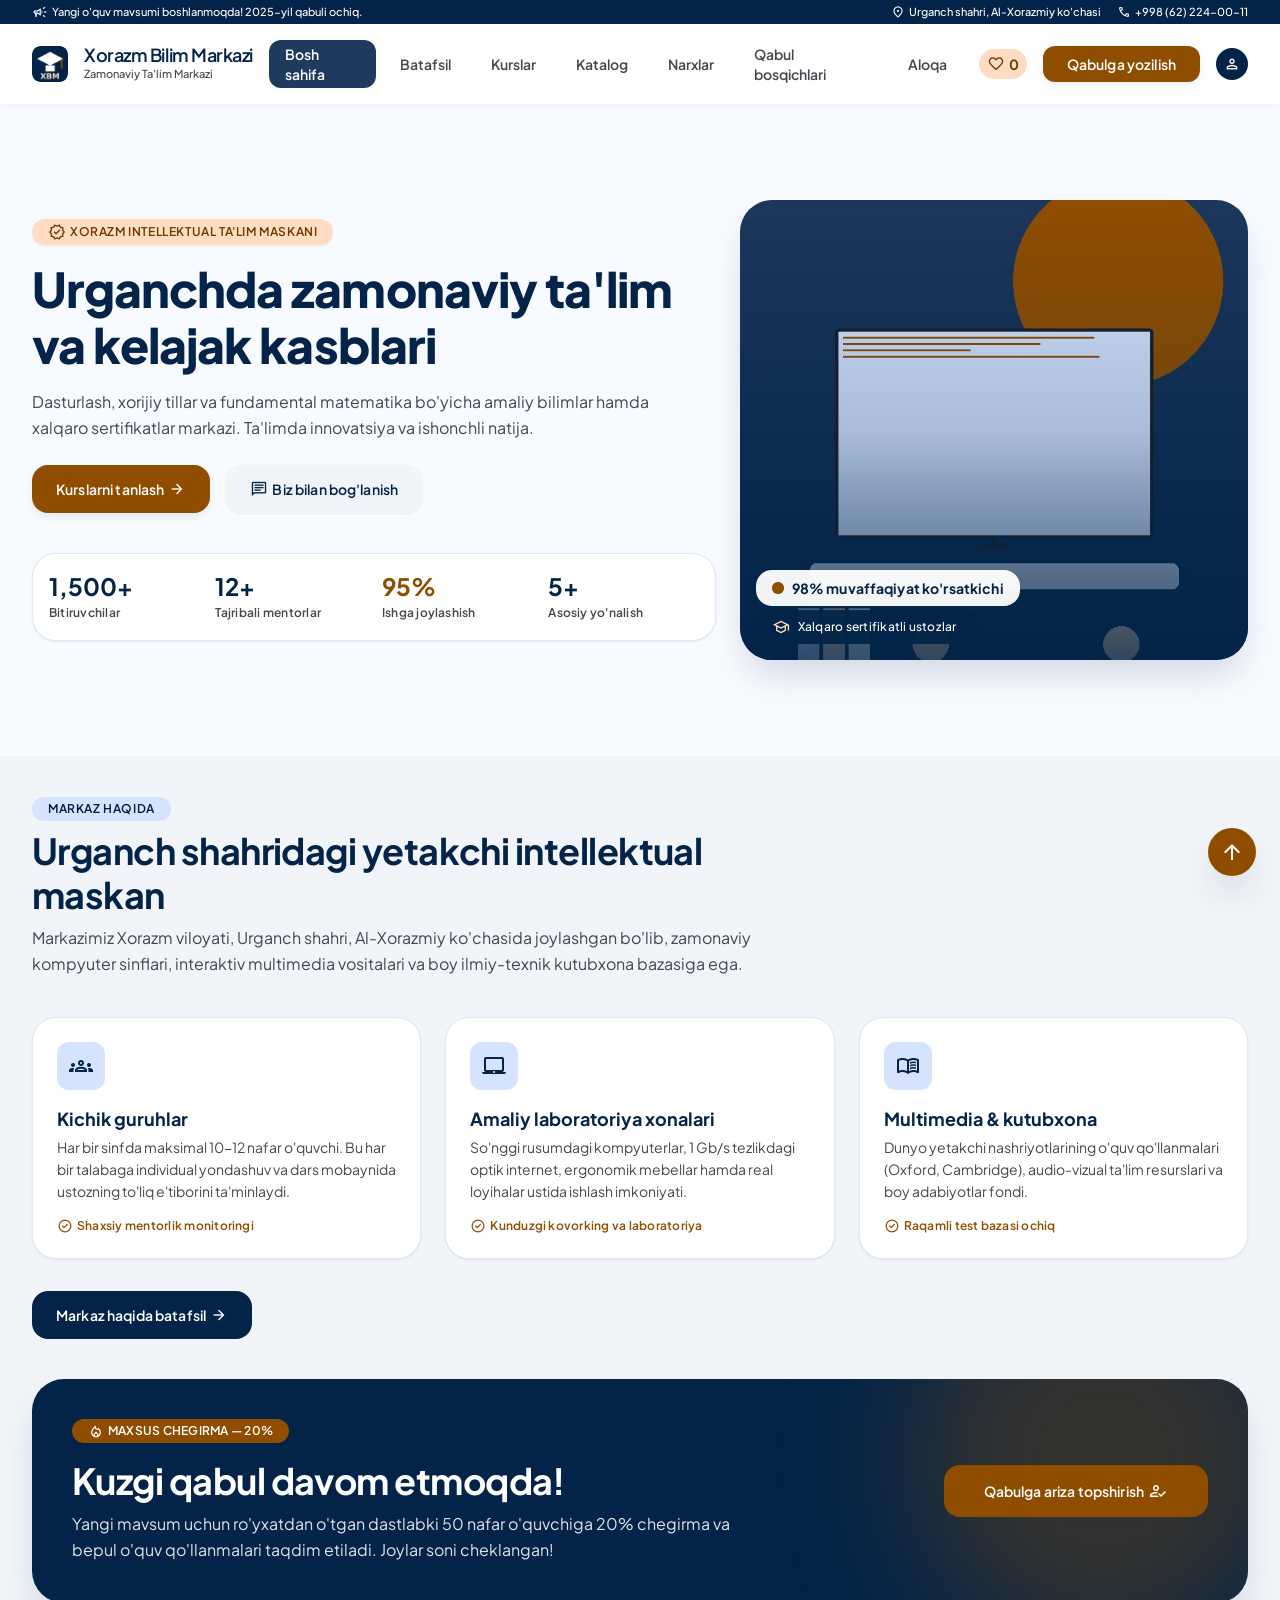
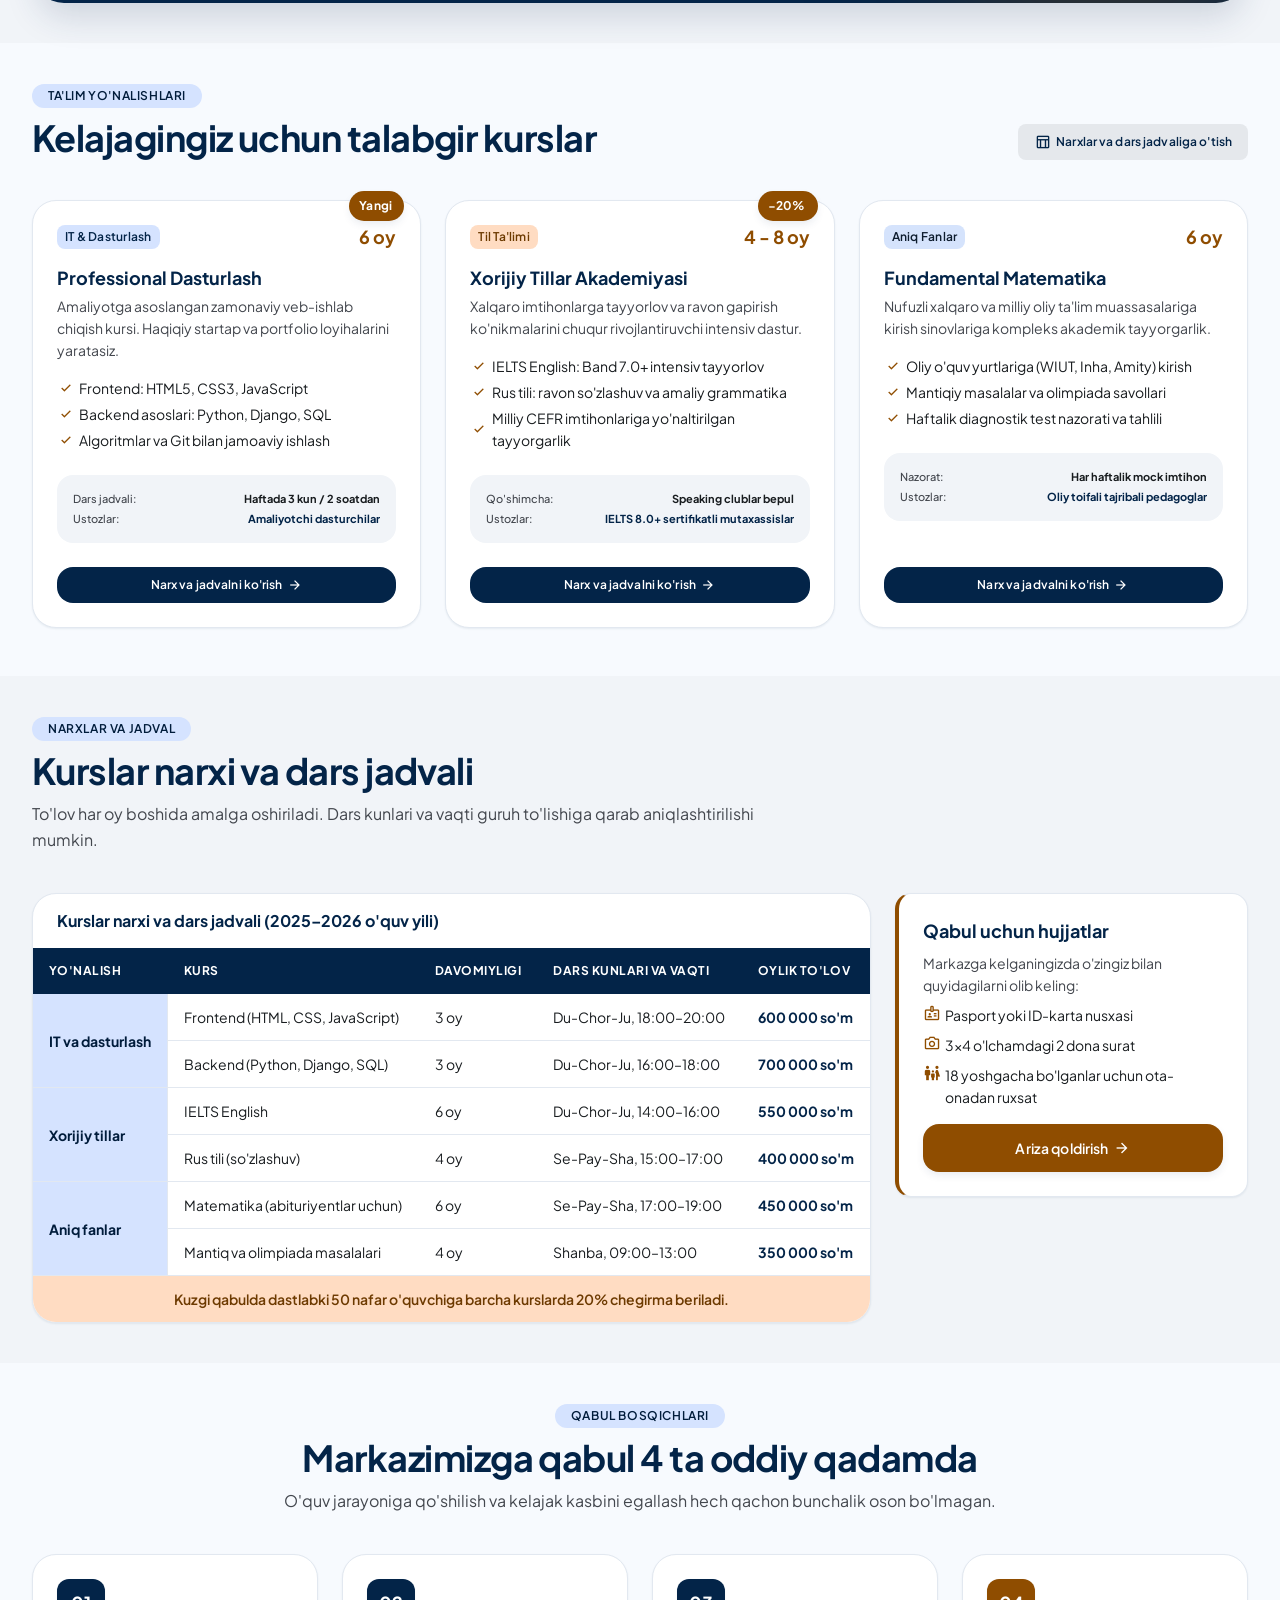
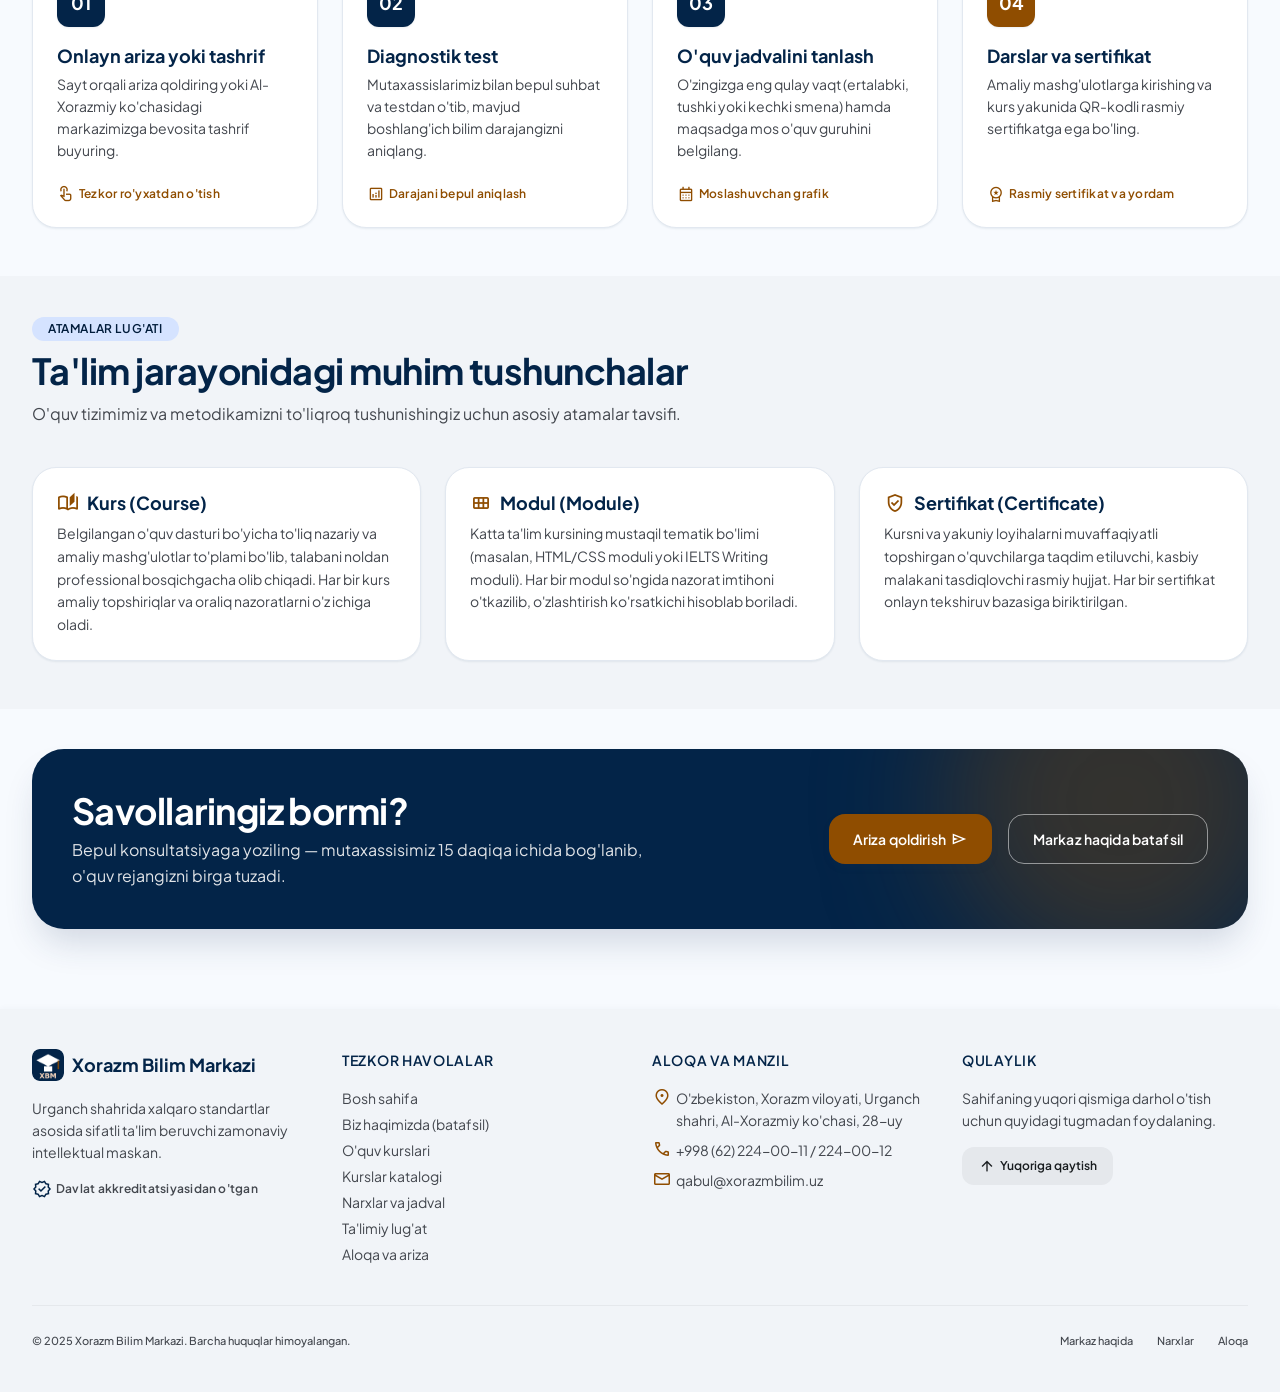
<file: amaliy-04/index.html>
<!DOCTYPE html>
<html lang="uz">
<head>
  <meta charset="utf-8">
  <meta name="viewport" content="width=device-width, initial-scale=1.0">
  <title>Xorazm Bilim Markazi — Urganchda zamonaviy ta'lim</title>
  <link rel="preconnect" href="https://fonts.googleapis.com">
  <link rel="preconnect" href="https://fonts.gstatic.com" crossorigin>
  <link href="https://fonts.googleapis.com/css2?family=Plus+Jakarta+Sans:wght@400;500;600;700;800&amp;display=swap" rel="stylesheet">
  <link href="https://fonts.googleapis.com/css2?family=Material+Symbols+Outlined:opsz,wght,FILL,GRAD@20..48,100..700,0..1,-50..200" rel="stylesheet">
  <link rel="stylesheet" href="css/style.css">
</head>
<body>

<!-- ================= HEADER ================= -->
<header class="site-header" id="top">
  <div class="topbar">
    <div class="container topbar-inner caption">
      <div class="topbar-left">
        <span class="material-symbols-outlined i-16">campaign</span>
        <span>Yangi o'quv mavsumi boshlanmoqda! 2025-yil qabuli ochiq.</span>
      </div>
      <div class="topbar-right">
        <span><span class="material-symbols-outlined i-14">location_on</span>Urganch shahri, Al-Xorazmiy ko'chasi</span>
        <span><span class="material-symbols-outlined i-14">call</span>+998 (62) 224-00-11</span>
      </div>
    </div>
  </div>

  <div class="container navbar">
    <a class="brand" href="#home">
      <img alt="Xorazm Bilim Markazi logotipi" src="rasmlar/logo.png" width="160" height="160">
      <span class="brand-text">
        <span class="brand-name">Xorazm Bilim Markazi</span>
        <span class="brand-sub">Zamonaviy Ta'lim Markazi</span>
      </span>
    </a>

    <nav class="nav" aria-label="Asosiy menyu">
      <ul>
        <li><a class="active" aria-current="page" href="#home">Bosh sahifa</a></li>
        <li><a href="batafsil.html">Batafsil</a></li>
        <li><a href="#courses">Kurslar</a></li>
        <li><a href="katalog.html">Katalog</a></li>
        <li><a href="#prices">Narxlar</a></li>
        <li><a href="#admission">Qabul bosqichlari</a></li>
        <li><a href="aloqa.html">Aloqa</a></li>
      </ul>
    </nav>

    <div class="nav-actions">
      <span class="fav-counter" title="Sevimli kurslar soni"><span class="material-symbols-outlined i-18">favorite</span><b id="fav-count">0</b></span>
      <a class="btn btn-amber nav-cta" href="aloqa.html">Qabulga yozilish</a>
      <div class="avatar"><span class="material-symbols-outlined i-18">person</span></div>
      <button class="menu-toggle" id="menu-toggle" type="button" aria-label="Menyuni ochish" aria-expanded="false">
        <span class="material-symbols-outlined">menu</span>
      </button>
    </div>
  </div>

  <nav class="mobile-menu" id="mobile-menu" aria-label="Mobil menyu">
    <ul>
      <li><a href="#home">Bosh sahifa</a></li>
      <li><a href="batafsil.html">Batafsil</a></li>
      <li><a href="#courses">Kurslar</a></li>
        <li><a href="katalog.html">Katalog</a></li>
      <li><a href="#prices">Narxlar</a></li>
      <li><a href="#admission">Qabul bosqichlari</a></li>
      <li><a href="aloqa.html">Aloqa</a></li>
      <li><a href="aloqa.html">Qabulga yozilish</a></li>
    </ul>
  </nav>
</header>

<main>

  <!-- ================= HERO ================= -->
  <section class="hero" id="home">
    <div class="container">
      <div class="hero-row">
        <div class="hero-text">
          <div class="hero-badge label-md">
            <span class="material-symbols-outlined i-18">verified</span>
            <span>Xorazm Intellektual Ta'lim Maskani</span>
          </div>
          <h1 class="display-hero">Urganchda zamonaviy ta'lim va kelajak kasblari</h1>
          <p class="body-lg hero-lead">
            Dasturlash, xorijiy tillar va fundamental matematika bo'yicha amaliy bilimlar hamda xalqaro sertifikatlar markazi. Ta'limda innovatsiya va ishonchli natija.
          </p>
          <div class="hero-actions">
            <a class="btn btn-amber" href="#courses">
              <span>Kurslarni tanlash</span>
              <span class="material-symbols-outlined i-18">arrow_forward</span>
            </a>
            <a class="btn btn-soft" href="aloqa.html">
              <span class="material-symbols-outlined i-18">chat</span>
              <span>Biz bilan bog'lanish</span>
            </a>
          </div>

          <div class="stats">
            <div class="stat"><strong>1,500+</strong><span>Bitiruvchilar</span></div>
            <div class="stat"><strong>12+</strong><span>Tajribali mentorlar</span></div>
            <div class="stat"><strong class="amber">95%</strong><span>Ishga joylashish</span></div>
            <div class="stat"><strong>5+</strong><span>Asosiy yo'nalish</span></div>
          </div>
        </div>

        <div class="hero-media">
          <img alt="Kompyuter oldida dars olayotgan o'quvchilar tasviri" src="rasmlar/hero.jpg" width="800" height="920">
          <div class="hero-badges">
            <div class="float-badge light label-lg">
              <span class="ping"></span>
              <span>98% muvaffaqiyat ko'rsatkichi</span>
            </div>
            <div class="float-badge dark label-md">
              <span class="material-symbols-outlined i-18">school</span>
              <span>Xalqaro sertifikatli ustozlar</span>
            </div>
          </div>
        </div>
      </div>
    </div>
  </section>

  <!-- ================= HAQIDA ================= -->
  <section class="section bg-low" id="about">
    <div class="container">
      <div class="section-head">
        <span class="pill label-md">Markaz haqida</span>
        <h2 class="headline-lg">Urganch shahridagi yetakchi intellektual maskan</h2>
        <p class="body-lg">Markazimiz Xorazm viloyati, Urganch shahri, Al-Xorazmiy ko'chasida joylashgan bo'lib, zamonaviy kompyuter sinflari, interaktiv multimedia vositalari va boy ilmiy-texnik kutubxona bazasiga ega.</p>
      </div>

      <div class="cards-row about-row">
        <article class="card feature">
          <div>
            <div class="icon-box"><span class="material-symbols-outlined">groups</span></div>
            <h3 class="title-md">Kichik guruhlar</h3>
            <p>Har bir sinfda maksimal 10-12 nafar o'quvchi. Bu har bir talabaga individual yondashuv va dars mobaynida ustozning to'liq e'tiborini ta'minlaydi.</p>
          </div>
          <div class="check-line label-md"><span class="material-symbols-outlined i-16">check_circle</span><span>Shaxsiy mentorlik monitoringi</span></div>
        </article>

        <article class="card feature">
          <div>
            <div class="icon-box"><span class="material-symbols-outlined">laptop_mac</span></div>
            <h3 class="title-md">Amaliy laboratoriya xonalari</h3>
            <p>So'nggi rusumdagi kompyuterlar, 1 Gb/s tezlikdagi optik internet, ergonomik mebellar hamda real loyihalar ustida ishlash imkoniyati.</p>
          </div>
          <div class="check-line label-md"><span class="material-symbols-outlined i-16">check_circle</span><span>Kunduzgi kovorking va laboratoriya</span></div>
        </article>

        <article class="card feature">
          <div>
            <div class="icon-box"><span class="material-symbols-outlined">menu_book</span></div>
            <h3 class="title-md">Multimedia &amp; kutubxona</h3>
            <p>Dunyo yetakchi nashriyotlarining o'quv qo'llanmalari (Oxford, Cambridge), audio-vizual ta'lim resurslari va boy adabiyotlar fondi.</p>
          </div>
          <div class="check-line label-md"><span class="material-symbols-outlined i-16">check_circle</span><span>Raqamli test bazasi ochiq</span></div>
        </article>
      </div>

      <div class="about-more">
        <a class="btn btn-navy-lg" href="batafsil.html"><span>Markaz haqida batafsil</span><span class="material-symbols-outlined i-18">arrow_forward</span></a>
      </div>

      <div class="promo">
        <div class="promo-inner">
          <div class="promo-copy">
            <div class="promo-tag label-md">
              <span class="material-symbols-outlined i-16">local_fire_department</span>
              <span>MAXSUS CHEGIRMA — 20%</span>
            </div>
            <h3 class="headline-md">Kuzgi qabul davom etmoqda!</h3>
            <p class="body-lg">Yangi mavsum uchun ro'yxatdan o'tgan dastlabki 50 nafar o'quvchiga 20% chegirma va bepul o'quv qo'llanmalari taqdim etiladi. Joylar soni cheklangan!</p>
          </div>
          <a class="btn btn-amber" href="aloqa.html">
            <span>Qabulga ariza topshirish</span>
            <span class="material-symbols-outlined i-20">how_to_reg</span>
          </a>
        </div>
      </div>
    </div>
  </section>

  <!-- ================= KURSLAR ================= -->
  <section class="section bg-surface" id="courses">
    <div class="container">
      <div class="courses-head">
        <div>
          <span class="pill label-md">Ta'lim yo'nalishlari</span>
          <h2 class="headline-lg">Kelajagingiz uchun talabgir kurslar</h2>
        </div>
        <a class="btn btn-chip label-md" href="#prices">
          <span class="material-symbols-outlined i-18">table_chart</span>
          <span>Narxlar va dars jadvaliga o'tish</span>
        </a>
      </div>

      <div class="cards-row">
        <article class="card course has-badge">
          <span class="badge">Yangi</span>
          <div>
            <div class="course-top">
              <span class="tag blue label-md">IT &amp; Dasturlash</span>
              <span class="duration">6 oy</span>
            </div>
            <h3 class="title-md">Professional Dasturlash</h3>
            <p>Amaliyotga asoslangan zamonaviy veb-ishlab chiqish kursi. Haqiqiy startap va portfolio loyihalarini yaratasiz.</p>
            <ul class="checks">
              <li><span class="material-symbols-outlined i-18">check</span><span>Frontend: HTML5, CSS3, JavaScript</span></li>
              <li><span class="material-symbols-outlined i-18">check</span><span>Backend asoslari: Python, Django, SQL</span></li>
              <li><span class="material-symbols-outlined i-18">check</span><span>Algoritmlar va Git bilan jamoaviy ishlash</span></li>
            </ul>
            <div class="meta-box">
              <div class="meta-row"><span>Dars jadvali:</span><b>Haftada 3 kun / 2 soatdan</b></div>
              <div class="meta-row"><span>Ustozlar:</span><b class="navy">Amaliyotchi dasturchilar</b></div>
            </div>
          </div>
          <a class="btn btn-navy" href="#prices"><span>Narx va jadvalni ko'rish</span><span class="material-symbols-outlined i-16">arrow_forward</span></a>
        </article>

        <article class="card course has-badge">
          <span class="badge">−20%</span>
          <div>
            <div class="course-top">
              <span class="tag amber label-md">Til Ta'limi</span>
              <span class="duration">4 - 8 oy</span>
            </div>
            <h3 class="title-md">Xorijiy Tillar Akademiyasi</h3>
            <p>Xalqaro imtihonlarga tayyorlov va ravon gapirish ko'nikmalarini chuqur rivojlantiruvchi intensiv dastur.</p>
            <ul class="checks">
              <li><span class="material-symbols-outlined i-18">check</span><span>IELTS English: Band 7.0+ intensiv tayyorlov</span></li>
              <li><span class="material-symbols-outlined i-18">check</span><span>Rus tili: ravon so'zlashuv va amaliy grammatika</span></li>
              <li><span class="material-symbols-outlined i-18">check</span><span>Milliy CEFR imtihonlariga yo'naltirilgan tayyorgarlik</span></li>
            </ul>
            <div class="meta-box">
              <div class="meta-row"><span>Qo'shimcha:</span><b>Speaking clublar bepul</b></div>
              <div class="meta-row"><span>Ustozlar:</span><b class="navy">IELTS 8.0+ sertifikatli mutaxassislar</b></div>
            </div>
          </div>
          <a class="btn btn-navy" href="#prices"><span>Narx va jadvalni ko'rish</span><span class="material-symbols-outlined i-16">arrow_forward</span></a>
        </article>

        <article class="card course">
          <div>
            <div class="course-top">
              <span class="tag slate label-md">Aniq Fanlar</span>
              <span class="duration">6 oy</span>
            </div>
            <h3 class="title-md">Fundamental Matematika</h3>
            <p>Nufuzli xalqaro va milliy oliy ta'lim muassasalariga kirish sinovlariga kompleks akademik tayyorgarlik.</p>
            <ul class="checks">
              <li><span class="material-symbols-outlined i-18">check</span><span>Oliy o'quv yurtlariga (WIUT, Inha, Amity) kirish</span></li>
              <li><span class="material-symbols-outlined i-18">check</span><span>Mantiqiy masalalar va olimpiada savollari</span></li>
              <li><span class="material-symbols-outlined i-18">check</span><span>Haftalik diagnostik test nazorati va tahlili</span></li>
            </ul>
            <div class="meta-box">
              <div class="meta-row"><span>Nazorat:</span><b>Har haftalik mock imtihon</b></div>
              <div class="meta-row"><span>Ustozlar:</span><b class="navy">Oliy toifali tajribali pedagoglar</b></div>
            </div>
          </div>
          <a class="btn btn-navy" href="#prices"><span>Narx va jadvalni ko'rish</span><span class="material-symbols-outlined i-16">arrow_forward</span></a>
        </article>
      </div>
    </div>
  </section>

  <!-- ================= NARXLAR (JADVAL) ================= -->
  <section class="section bg-low" id="prices">
    <div class="container">
      <div class="section-head">
        <span class="pill label-md">Narxlar va jadval</span>
        <h2 class="headline-lg">Kurslar narxi va dars jadvali</h2>
        <p class="body-lg">To'lov har oy boshida amalga oshiriladi. Dars kunlari va vaqti guruh to'lishiga qarab aniqlashtirilishi mumkin.</p>
      </div>

      <div class="prices-row">
        <div class="table-block">
          <div class="table-wrap">
            <table>
              <caption>Kurslar narxi va dars jadvali (2025–2026 o'quv yili)</caption>
              <thead>
                <tr>
                  <th scope="col">Yo'nalish</th>
                  <th scope="col">Kurs</th>
                  <th scope="col">Davomiyligi</th>
                  <th scope="col">Dars kunlari va vaqti</th>
                  <th scope="col">Oylik to'lov</th>
                </tr>
              </thead>
              <tbody>
                <tr>
                  <th scope="rowgroup" rowspan="2">IT va dasturlash</th>
                  <td>Frontend (HTML, CSS, JavaScript)</td>
                  <td>3 oy</td>
                  <td>Du-Chor-Ju, 18:00–20:00</td>
                  <td class="price">600 000 so'm</td>
                </tr>
                <tr>
                  <td>Backend (Python, Django, SQL)</td>
                  <td>3 oy</td>
                  <td>Du-Chor-Ju, 16:00–18:00</td>
                  <td class="price">700 000 so'm</td>
                </tr>
                <tr>
                  <th scope="rowgroup" rowspan="2">Xorijiy tillar</th>
                  <td>IELTS English</td>
                  <td>6 oy</td>
                  <td>Du-Chor-Ju, 14:00–16:00</td>
                  <td class="price">550 000 so'm</td>
                </tr>
                <tr>
                  <td>Rus tili (so'zlashuv)</td>
                  <td>4 oy</td>
                  <td>Se-Pay-Sha, 15:00–17:00</td>
                  <td class="price">400 000 so'm</td>
                </tr>
                <tr>
                  <th scope="rowgroup" rowspan="2">Aniq fanlar</th>
                  <td>Matematika (abituriyentlar uchun)</td>
                  <td>6 oy</td>
                  <td>Se-Pay-Sha, 17:00–19:00</td>
                  <td class="price">450 000 so'm</td>
                </tr>
                <tr>
                  <td>Mantiq va olimpiada masalalari</td>
                  <td>4 oy</td>
                  <td>Shanba, 09:00–13:00</td>
                  <td class="price">350 000 so'm</td>
                </tr>
                <tr>
                  <td class="table-note" colspan="5">Kuzgi qabulda dastlabki 50 nafar o'quvchiga barcha kurslarda 20% chegirma beriladi.</td>
                </tr>
              </tbody>
            </table>
          </div>
        </div>

        <aside class="aside-note" aria-labelledby="docs-title">
          <h3 class="title-md" id="docs-title">Qabul uchun hujjatlar</h3>
          <p>Markazga kelganingizda o'zingiz bilan quyidagilarni olib keling:</p>
          <ul>
            <li><span class="material-symbols-outlined i-18">badge</span><span>Pasport yoki ID-karta nusxasi</span></li>
            <li><span class="material-symbols-outlined i-18">photo_camera</span><span>3x4 o'lchamdagi 2 dona surat</span></li>
            <li><span class="material-symbols-outlined i-18">family_restroom</span><span>18 yoshgacha bo'lganlar uchun ota-onadan ruxsat</span></li>
          </ul>
          <a class="btn btn-amber" href="aloqa.html"><span>Ariza qoldirish</span><span class="material-symbols-outlined i-18">arrow_forward</span></a>
        </aside>
      </div>
    </div>
  </section>

  <!-- ================= QABUL BOSQICHLARI ================= -->
  <section class="section bg-surface" id="admission">
    <div class="container">
      <div class="section-head center">
        <span class="pill label-md">Qabul bosqichlari</span>
        <h2 class="headline-lg">Markazimizga qabul 4 ta oddiy qadamda</h2>
        <p class="body-lg">O'quv jarayoniga qo'shilish va kelajak kasbini egallash hech qachon bunchalik oson bo'lmagan.</p>
      </div>

      <div class="cards-row narrow">
        <article class="card step">
          <div>
            <div class="step-num">01</div>
            <h3 class="title-md">Onlayn ariza yoki tashrif</h3>
            <p>Sayt orqali ariza qoldiring yoki Al-Xorazmiy ko'chasidagi markazimizga bevosita tashrif buyuring.</p>
          </div>
          <div class="check-line label-md"><span class="material-symbols-outlined i-18">touch_app</span><span>Tezkor ro'yxatdan o'tish</span></div>
        </article>

        <article class="card step">
          <div>
            <div class="step-num">02</div>
            <h3 class="title-md">Diagnostik test</h3>
            <p>Mutaxassislarimiz bilan bepul suhbat va testdan o'tib, mavjud boshlang'ich bilim darajangizni aniqlang.</p>
          </div>
          <div class="check-line label-md"><span class="material-symbols-outlined i-18">analytics</span><span>Darajani bepul aniqlash</span></div>
        </article>

        <article class="card step">
          <div>
            <div class="step-num">03</div>
            <h3 class="title-md">O'quv jadvalini tanlash</h3>
            <p>O'zingizga eng qulay vaqt (ertalabki, tushki yoki kechki smena) hamda maqsadga mos o'quv guruhini belgilang.</p>
          </div>
          <div class="check-line label-md"><span class="material-symbols-outlined i-18">calendar_month</span><span>Moslashuvchan grafik</span></div>
        </article>

        <article class="card step">
          <div>
            <div class="step-num amber">04</div>
            <h3 class="title-md">Darslar va sertifikat</h3>
            <p>Amaliy mashg'ulotlarga kirishing va kurs yakunida QR-kodli rasmiy sertifikatga ega bo'ling.</p>
          </div>
          <div class="check-line label-md"><span class="material-symbols-outlined i-18">workspace_premium</span><span>Rasmiy sertifikat va yordam</span></div>
        </article>
      </div>
    </div>
  </section>

  <!-- ================= LUG'AT ================= -->
  <section class="section bg-low" id="terms">
    <div class="container">
      <div class="section-head">
        <span class="pill label-md">Atamalar lug'ati</span>
        <h2 class="headline-lg">Ta'lim jarayonidagi muhim tushunchalar</h2>
        <p class="body-lg">O'quv tizimimiz va metodikamizni to'liqroq tushunishingiz uchun asosiy atamalar tavsifi.</p>
      </div>

      <dl class="terms">
        <div class="card">
          <dt><span class="material-symbols-outlined i-22">auto_stories</span><span>Kurs (Course)</span></dt>
          <dd>Belgilangan o'quv dasturi bo'yicha to'liq nazariy va amaliy mashg'ulotlar to'plami bo'lib, talabani noldan professional bosqichgacha olib chiqadi. Har bir kurs amaliy topshiriqlar va oraliq nazoratlarni o'z ichiga oladi.</dd>
        </div>
        <div class="card">
          <dt><span class="material-symbols-outlined i-22">view_module</span><span>Modul (Module)</span></dt>
          <dd>Katta ta'lim kursining mustaqil tematik bo'limi (masalan, HTML/CSS moduli yoki IELTS Writing moduli). Har bir modul so'ngida nazorat imtihoni o'tkazilib, o'zlashtirish ko'rsatkichi hisoblab boriladi.</dd>
        </div>
        <div class="card">
          <dt><span class="material-symbols-outlined i-22">verified_user</span><span>Sertifikat (Certificate)</span></dt>
          <dd>Kursni va yakuniy loyihalarni muvaffaqiyatli topshirgan o'quvchilarga taqdim etiluvchi, kasbiy malakani tasdiqlovchi rasmiy hujjat. Har bir sertifikat onlayn tekshiruv bazasiga biriktirilgan.</dd>
        </div>
      </dl>
    </div>
  </section>

  <!-- ================= ALOQAGA CHAQIRUV ================= -->
  <section class="section bg-surface" id="contact">
    <div class="container">
      <div class="cta">
        <div class="cta-text">
          <h2 class="headline-lg">Savollaringiz bormi?</h2>
          <p class="body-lg">Bepul konsultatsiyaga yoziling — mutaxassisimiz 15 daqiqa ichida bog'lanib, o'quv rejangizni birga tuzadi.</p>
        </div>
        <div class="cta-actions">
          <a class="btn btn-amber" href="aloqa.html"><span>Ariza qoldirish</span><span class="material-symbols-outlined i-18">send</span></a>
          <a class="btn btn-ghost-light" href="batafsil.html"><span>Markaz haqida batafsil</span></a>
        </div>
      </div>
    </div>
  </section>

</main>

<!-- ================= FOOTER ================= -->
<footer class="site-footer">
  <div class="footer-inner">
    <div class="footer-cols">
      <div class="footer-col">
        <div class="footer-brand">
          <img alt="Xorazm Bilim Markazi logotipi" src="rasmlar/logo.png" width="160" height="160">
          <span class="title-md">Xorazm Bilim Markazi</span>
        </div>
        <p>Urganch shahrida xalqaro standartlar asosida sifatli ta'lim beruvchi zamonaviy intellektual maskan.</p>
        <div class="verified label-md">
          <span class="material-symbols-outlined i-20">verified</span>
          <span>Davlat akkreditatsiyasidan o'tgan</span>
        </div>
      </div>

      <div class="footer-col">
        <h4>Tezkor havolalar</h4>
        <ul>
          <li><a href="#home">Bosh sahifa</a></li>
          <li><a href="batafsil.html">Biz haqimizda (batafsil)</a></li>
          <li><a href="#courses">O'quv kurslari</a></li>
          <li><a href="katalog.html">Kurslar katalogi</a></li>
          <li><a href="#prices">Narxlar va jadval</a></li>
          <li><a href="#terms">Ta'limiy lug'at</a></li>
          <li><a href="aloqa.html">Aloqa va ariza</a></li>
        </ul>
      </div>

      <div class="footer-col">
        <h4>Aloqa va manzil</h4>
        <div class="footer-contact">
          <p><span class="material-symbols-outlined i-20">location_on</span><span>O'zbekiston, Xorazm viloyati, Urganch shahri, Al-Xorazmiy ko'chasi, 28-uy</span></p>
          <p><span class="material-symbols-outlined i-20">call</span><span>+998 (62) 224-00-11 / 224-00-12</span></p>
          <p><span class="material-symbols-outlined i-20">mail</span><span>qabul@xorazmbilim.uz</span></p>
        </div>
      </div>

      <div class="footer-col">
        <h4>Qulaylik</h4>
        <p>Sahifaning yuqori qismiga darhol o'tish uchun quyidagi tugmadan foydalaning.</p>
        <a class="to-top" href="#top"><span class="material-symbols-outlined i-18">arrow_upward</span>Yuqoriga qaytish</a>
      </div>
    </div>

    <div class="footer-bottom">
      <div>© 2025 Xorazm Bilim Markazi. Barcha huquqlar himoyalangan.</div>
      <nav aria-label="Pastki menyu">
        <ul>
          <li><a href="batafsil.html">Markaz haqida</a></li>
          <li><a href="#prices">Narxlar</a></li>
          <li><a href="aloqa.html">Aloqa</a></li>
        </ul>
      </nav>
    </div>
  </div>
</footer>

<a class="up-btn" href="#top" aria-label="Sahifa boshiga qaytish"><span class="material-symbols-outlined">arrow_upward</span></a>

<script src="js/ui.js"></script>
</body>
</html>
</file>
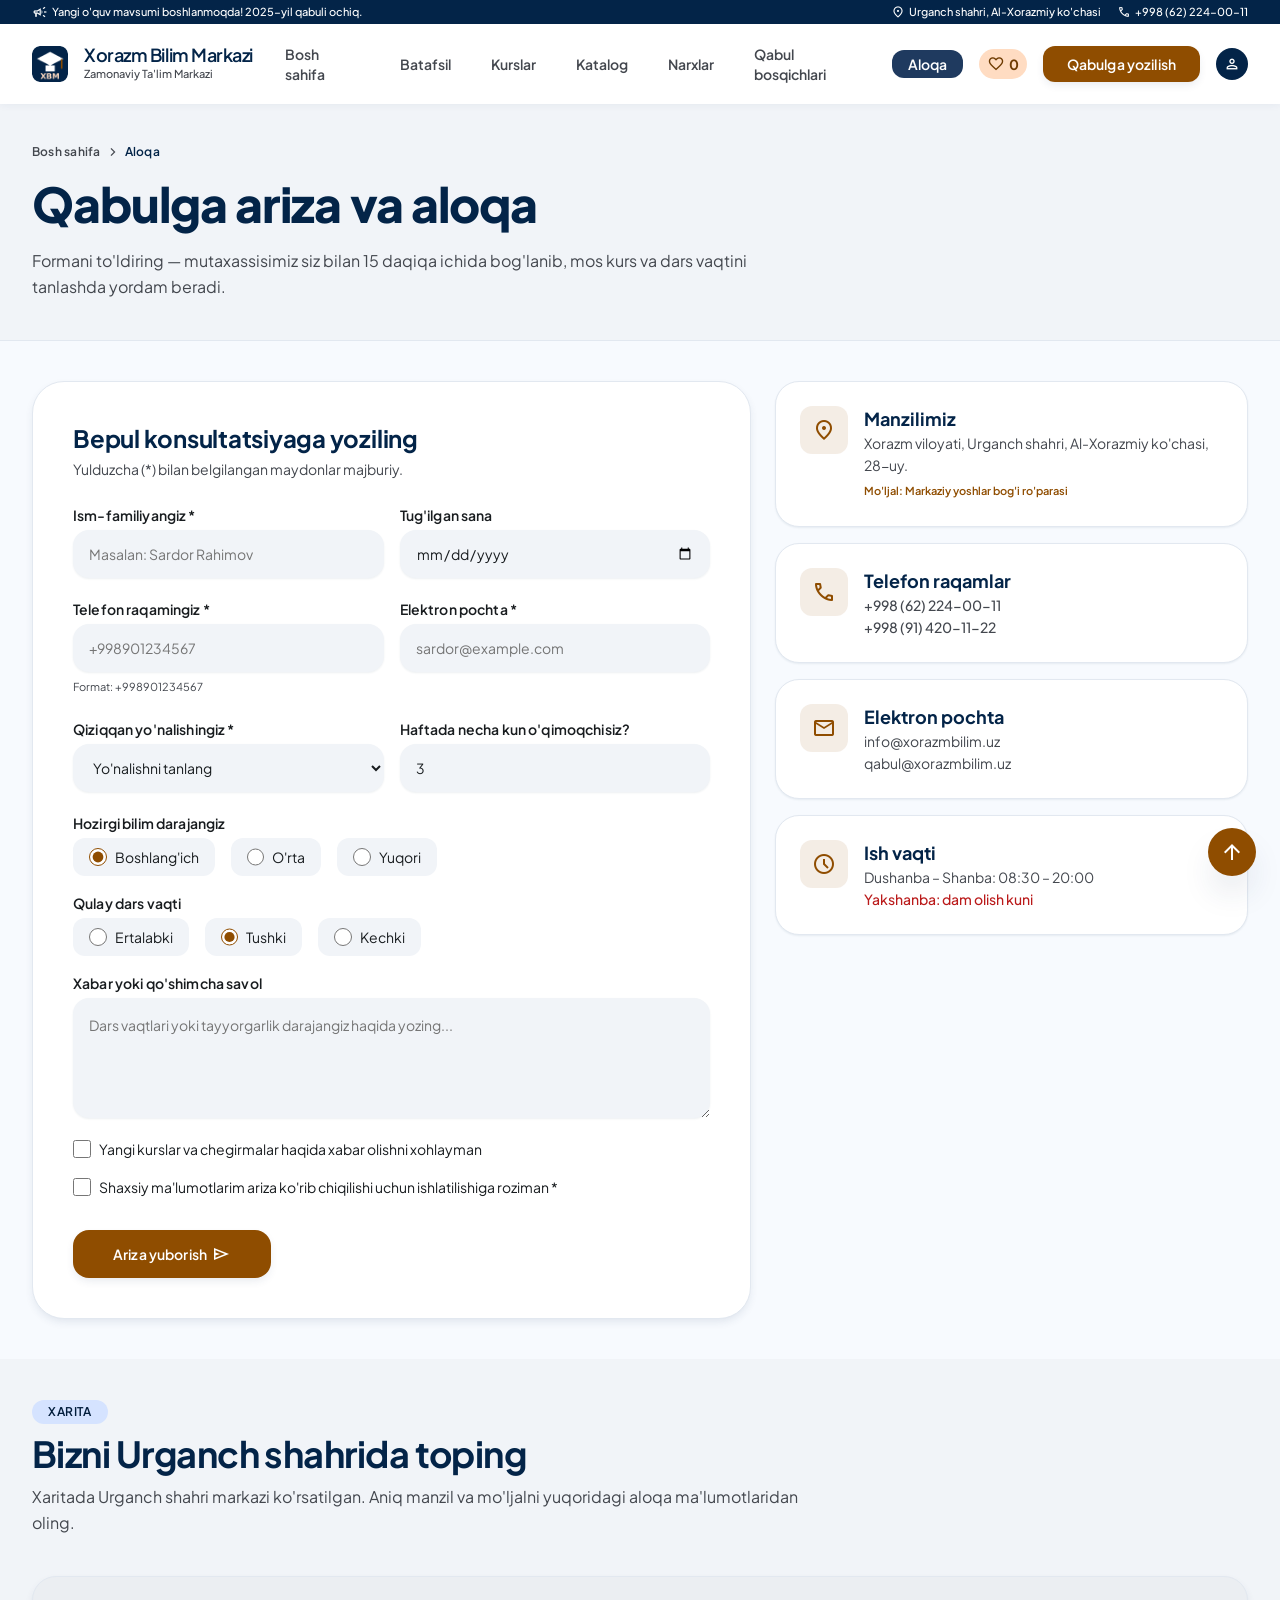
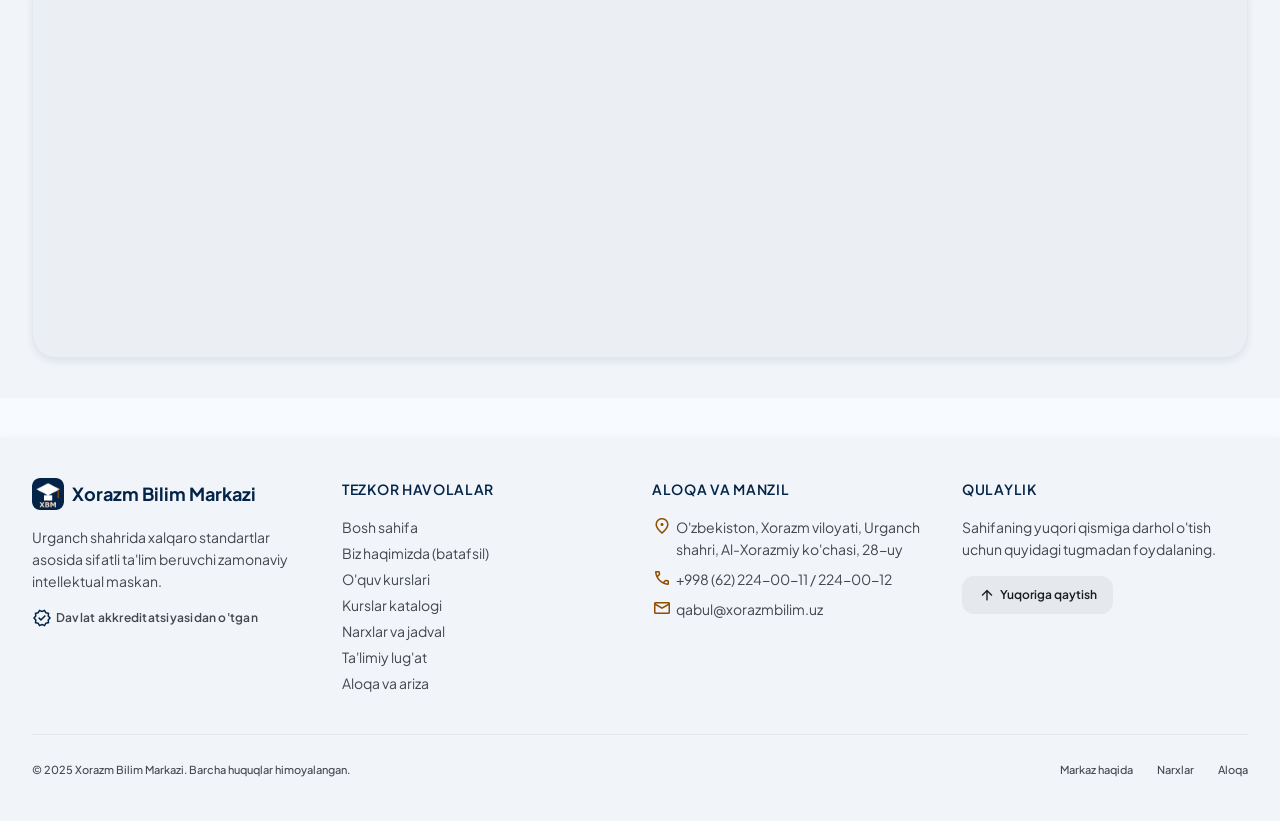
<file: amaliy-04/aloqa.html>
<!DOCTYPE html>
<html lang="uz">
<head>
  <meta charset="utf-8">
  <meta name="viewport" content="width=device-width, initial-scale=1.0">
  <title>Aloqa va qabulga ariza — Xorazm Bilim Markazi</title>
  <link rel="preconnect" href="https://fonts.googleapis.com">
  <link rel="preconnect" href="https://fonts.gstatic.com" crossorigin>
  <link href="https://fonts.googleapis.com/css2?family=Plus+Jakarta+Sans:wght@400;500;600;700;800&amp;display=swap" rel="stylesheet">
  <link href="https://fonts.googleapis.com/css2?family=Material+Symbols+Outlined:opsz,wght,FILL,GRAD@20..48,100..700,0..1,-50..200" rel="stylesheet">
  <link rel="stylesheet" href="css/style.css">
</head>
<body>

<!-- ================= HEADER ================= -->
<header class="site-header" id="top">
  <div class="topbar">
    <div class="container topbar-inner caption">
      <div class="topbar-left">
        <span class="material-symbols-outlined i-16">campaign</span>
        <span>Yangi o'quv mavsumi boshlanmoqda! 2025-yil qabuli ochiq.</span>
      </div>
      <div class="topbar-right">
        <span><span class="material-symbols-outlined i-14">location_on</span>Urganch shahri, Al-Xorazmiy ko'chasi</span>
        <span><span class="material-symbols-outlined i-14">call</span>+998 (62) 224-00-11</span>
      </div>
    </div>
  </div>

  <div class="container navbar">
    <a class="brand" href="index.html">
      <img alt="Xorazm Bilim Markazi logotipi" src="rasmlar/logo.png" width="160" height="160">
      <span class="brand-text">
        <span class="brand-name">Xorazm Bilim Markazi</span>
        <span class="brand-sub">Zamonaviy Ta'lim Markazi</span>
      </span>
    </a>

    <nav class="nav" aria-label="Asosiy menyu">
      <ul>
        <li><a href="index.html">Bosh sahifa</a></li>
        <li><a href="batafsil.html">Batafsil</a></li>
        <li><a href="index.html#courses">Kurslar</a></li>
        <li><a href="katalog.html">Katalog</a></li>
        <li><a href="index.html#prices">Narxlar</a></li>
        <li><a href="index.html#admission">Qabul bosqichlari</a></li>
        <li><a class="active" aria-current="page" href="aloqa.html">Aloqa</a></li>
      </ul>
    </nav>

    <div class="nav-actions">
      <span class="fav-counter" title="Sevimli kurslar soni"><span class="material-symbols-outlined i-18">favorite</span><b id="fav-count">0</b></span>
      <a class="btn btn-amber nav-cta" href="aloqa.html">Qabulga yozilish</a>
      <div class="avatar"><span class="material-symbols-outlined i-18">person</span></div>
      <button class="menu-toggle" id="menu-toggle" type="button" aria-label="Menyuni ochish" aria-expanded="false">
        <span class="material-symbols-outlined">menu</span>
      </button>
    </div>
  </div>

  <nav class="mobile-menu" id="mobile-menu" aria-label="Mobil menyu">
    <ul>
      <li><a href="index.html">Bosh sahifa</a></li>
      <li><a href="batafsil.html">Batafsil</a></li>
      <li><a href="index.html#courses">Kurslar</a></li>
        <li><a href="katalog.html">Katalog</a></li>
      <li><a href="index.html#prices">Narxlar</a></li>
      <li><a href="index.html#admission">Qabul bosqichlari</a></li>
      <li><a href="aloqa.html">Aloqa</a></li>
      <li><a href="aloqa.html">Qabulga yozilish</a></li>
    </ul>
  </nav>
</header>

<main>

  <!-- ===== Sahifa sarlavhasi ===== -->
  <section class="page-hero">
    <div class="container">
      <nav class="breadcrumb label-md" aria-label="Sahifa yo'li">
        <a href="index.html">Bosh sahifa</a>
        <span class="material-symbols-outlined i-16">chevron_right</span>
        <b>Aloqa</b>
      </nav>
      <h1 class="display-hero">Qabulga ariza va aloqa</h1>
      <p class="body-lg">Formani to'ldiring — mutaxassisimiz siz bilan 15 daqiqa ichida bog'lanib, mos kurs va dars vaqtini tanlashda yordam beradi.</p>
    </div>
  </section>

  <!-- ===== Forma va aloqa ma'lumotlari ===== -->
  <section class="section bg-surface" id="form-section">
    <div class="container">
      <div class="contact-row">
        <article class="form-card">
          <header>
            <h2 class="headline-md">Bepul konsultatsiyaga yoziling</h2>
            <p>Yulduzcha (*) bilan belgilangan maydonlar majburiy.</p>
          </header>

          <form class="form" id="consultation-form" method="post" novalidate>
            <div class="form-line">
              <div class="field">
                <label for="fullname">Ism-familiyangiz *</label>
                <input id="fullname" name="fullname" type="text" placeholder="Masalan: Sardor Rahimov" autocomplete="name" required>
                <span class="error" data-error="fullname" role="alert"></span>
              </div>
              <div class="field">
                <label for="birthdate">Tug'ilgan sana</label>
                <input id="birthdate" name="birthdate" type="date" min="1960-01-01" max="2019-12-31">
              </div>
            </div>

            <div class="form-line">
              <div class="field">
                <label for="phone">Telefon raqamingiz *</label>
                <input id="phone" name="phone" type="tel" placeholder="+998901234567" pattern="\+998[0-9]{9}" title="Format: +998 va 9 ta raqam, masalan +998901234567" autocomplete="tel" required>
                <span class="help">Format: +998901234567</span>
                <span class="error" data-error="phone" role="alert"></span>
              </div>
              <div class="field">
                <label for="email">Elektron pochta *</label>
                <input id="email" name="email" type="email" placeholder="sardor@example.com" autocomplete="email" required>
                <span class="error" data-error="email" role="alert"></span>
              </div>
            </div>

            <div class="form-line">
              <div class="field">
                <label for="course">Qiziqqan yo'nalishingiz *</label>
                <select id="course" name="course" required>
                  <option value="" disabled selected>Yo'nalishni tanlang</option>
                  <option value="frontend">Frontend dasturlash (600 000 so'm/oy)</option>
                  <option value="backend">Backend dasturlash (700 000 so'm/oy)</option>
                  <option value="ielts">IELTS English (550 000 so'm/oy)</option>
                  <option value="russian">Rus tili (400 000 so'm/oy)</option>
                  <option value="math">Matematika, abituriyentlar uchun (450 000 so'm/oy)</option>
                  <option value="logic">Mantiq va olimpiada (350 000 so'm/oy)</option>
                </select>
                <span class="error" data-error="course" role="alert"></span>
              </div>
              <div class="field">
                <label for="days">Haftada necha kun o'qimoqchisiz?</label>
                <input id="days" name="days" type="number" min="2" max="6" value="3">
                <span class="error" data-error="days" role="alert"></span>
              </div>
            </div>

            <fieldset class="choice-group">
              <legend>Hozirgi bilim darajangiz</legend>
              <div class="choices">
                <label class="choice" for="level-beginner"><input id="level-beginner" type="radio" name="level" value="beginner" checked> Boshlang'ich</label>
                <label class="choice" for="level-middle"><input id="level-middle" type="radio" name="level" value="middle"> O'rta</label>
                <label class="choice" for="level-advanced"><input id="level-advanced" type="radio" name="level" value="advanced"> Yuqori</label>
              </div>
            </fieldset>

            <fieldset class="choice-group">
              <legend>Qulay dars vaqti</legend>
              <div class="choices">
                <label class="choice" for="shift-morning"><input id="shift-morning" type="radio" name="shift" value="morning"> Ertalabki</label>
                <label class="choice" for="shift-day"><input id="shift-day" type="radio" name="shift" value="day" checked> Tushki</label>
                <label class="choice" for="shift-evening"><input id="shift-evening" type="radio" name="shift" value="evening"> Kechki</label>
              </div>
            </fieldset>

            <div class="field">
              <label for="message">Xabar yoki qo'shimcha savol</label>
              <textarea id="message" name="message" rows="4" placeholder="Dars vaqtlari yoki tayyorgarlik darajangiz haqida yozing..."></textarea>
                <span class="error" data-error="message" role="alert"></span>
            </div>

            <div class="check">
              <input id="news" type="checkbox" name="news" value="yes">
              <label for="news">Yangi kurslar va chegirmalar haqida xabar olishni xohlayman</label>
            </div>
            <div class="check">
              <input id="agree" type="checkbox" name="agree" value="yes" required>
              <label for="agree">Shaxsiy ma'lumotlarim ariza ko'rib chiqilishi uchun ishlatilishiga roziman *</label>
            </div>
            <span class="error" data-error="agree" role="alert"></span>

            <div class="success label-md" id="form-success-msg" role="status">
              <span class="material-symbols-outlined i-18">check_circle</span>
              <span>Arizangiz qabul qilindi! Tez orada operatorimiz bog'lanadi.</span>
            </div>

            <button class="btn btn-amber" type="submit">
              <span>Ariza yuborish</span>
              <span class="material-symbols-outlined i-20">send</span>
            </button>
          </form>
        </article>

        <aside class="contact-info" aria-label="Aloqa ma'lumotlari">
          <div class="card info">
            <div class="icon-box"><span class="material-symbols-outlined">location_on</span></div>
            <div>
              <h2 class="title-md">Manzilimiz</h2>
              <p>Xorazm viloyati, Urganch shahri, Al-Xorazmiy ko'chasi, 28-uy.</p>
              <p class="hint">Mo'ljal: Markaziy yoshlar bog'i ro'parasi</p>
            </div>
          </div>
          <div class="card info">
            <div class="icon-box"><span class="material-symbols-outlined">call</span></div>
            <div>
              <h2 class="title-md">Telefon raqamlar</h2>
              <p class="strong">+998 (62) 224-00-11<br>+998 (91) 420-11-22</p>
            </div>
          </div>
          <div class="card info">
            <div class="icon-box"><span class="material-symbols-outlined">mail</span></div>
            <div>
              <h2 class="title-md">Elektron pochta</h2>
              <p>info@xorazmbilim.uz<br>qabul@xorazmbilim.uz</p>
            </div>
          </div>
          <div class="card info">
            <div class="icon-box"><span class="material-symbols-outlined">schedule</span></div>
            <div>
              <h2 class="title-md">Ish vaqti</h2>
              <p>Dushanba – Shanba: 08:30 – 20:00<br><span class="off">Yakshanba: dam olish kuni</span></p>
            </div>
          </div>
        </aside>
      </div>
    </div>
  </section>

  <!-- ===== Xarita ===== -->
  <section class="section bg-low" id="map">
    <div class="container">
      <div class="section-head">
        <span class="pill label-md">Xarita</span>
        <h2 class="headline-lg">Bizni Urganch shahrida toping</h2>
        <p class="body-lg">Xaritada Urganch shahri markazi ko'rsatilgan. Aniq manzil va mo'ljalni yuqoridagi aloqa ma'lumotlaridan oling.</p>
      </div>
      <div class="map-frame">
        <iframe title="Urganch shahri xaritasi (OpenStreetMap)" src="https://www.openstreetmap.org/export/embed.html?bbox=60.5900%2C41.5300%2C60.6800%2C41.5750&amp;layer=mapnik&amp;marker=41.5530%2C60.6333" loading="lazy"></iframe>
      </div>
    </div>
  </section>

</main>

<!-- ================= FOOTER ================= -->
<footer class="site-footer">
  <div class="footer-inner">
    <div class="footer-cols">
      <div class="footer-col">
        <div class="footer-brand">
          <img alt="Xorazm Bilim Markazi logotipi" src="rasmlar/logo.png" width="160" height="160">
          <span class="title-md">Xorazm Bilim Markazi</span>
        </div>
        <p>Urganch shahrida xalqaro standartlar asosida sifatli ta'lim beruvchi zamonaviy intellektual maskan.</p>
        <div class="verified label-md">
          <span class="material-symbols-outlined i-20">verified</span>
          <span>Davlat akkreditatsiyasidan o'tgan</span>
        </div>
      </div>

      <div class="footer-col">
        <h4>Tezkor havolalar</h4>
        <ul>
          <li><a href="index.html">Bosh sahifa</a></li>
          <li><a href="batafsil.html">Biz haqimizda (batafsil)</a></li>
          <li><a href="index.html#courses">O'quv kurslari</a></li>
          <li><a href="katalog.html">Kurslar katalogi</a></li>
          <li><a href="index.html#prices">Narxlar va jadval</a></li>
          <li><a href="index.html#terms">Ta'limiy lug'at</a></li>
          <li><a href="aloqa.html">Aloqa va ariza</a></li>
        </ul>
      </div>

      <div class="footer-col">
        <h4>Aloqa va manzil</h4>
        <div class="footer-contact">
          <p><span class="material-symbols-outlined i-20">location_on</span><span>O'zbekiston, Xorazm viloyati, Urganch shahri, Al-Xorazmiy ko'chasi, 28-uy</span></p>
          <p><span class="material-symbols-outlined i-20">call</span><span>+998 (62) 224-00-11 / 224-00-12</span></p>
          <p><span class="material-symbols-outlined i-20">mail</span><span>qabul@xorazmbilim.uz</span></p>
        </div>
      </div>

      <div class="footer-col">
        <h4>Qulaylik</h4>
        <p>Sahifaning yuqori qismiga darhol o'tish uchun quyidagi tugmadan foydalaning.</p>
        <a class="to-top" href="#top"><span class="material-symbols-outlined i-18">arrow_upward</span>Yuqoriga qaytish</a>
      </div>
    </div>

    <div class="footer-bottom">
      <div>© 2025 Xorazm Bilim Markazi. Barcha huquqlar himoyalangan.</div>
      <nav aria-label="Pastki menyu">
        <ul>
          <li><a href="batafsil.html">Markaz haqida</a></li>
          <li><a href="index.html#prices">Narxlar</a></li>
          <li><a href="aloqa.html">Aloqa</a></li>
        </ul>
      </nav>
    </div>
  </div>
</footer>

<a class="up-btn" href="#top" aria-label="Sahifa boshiga qaytish"><span class="material-symbols-outlined">arrow_upward</span></a>

<script src="js/ui.js"></script>
</body>
</html>
</file>
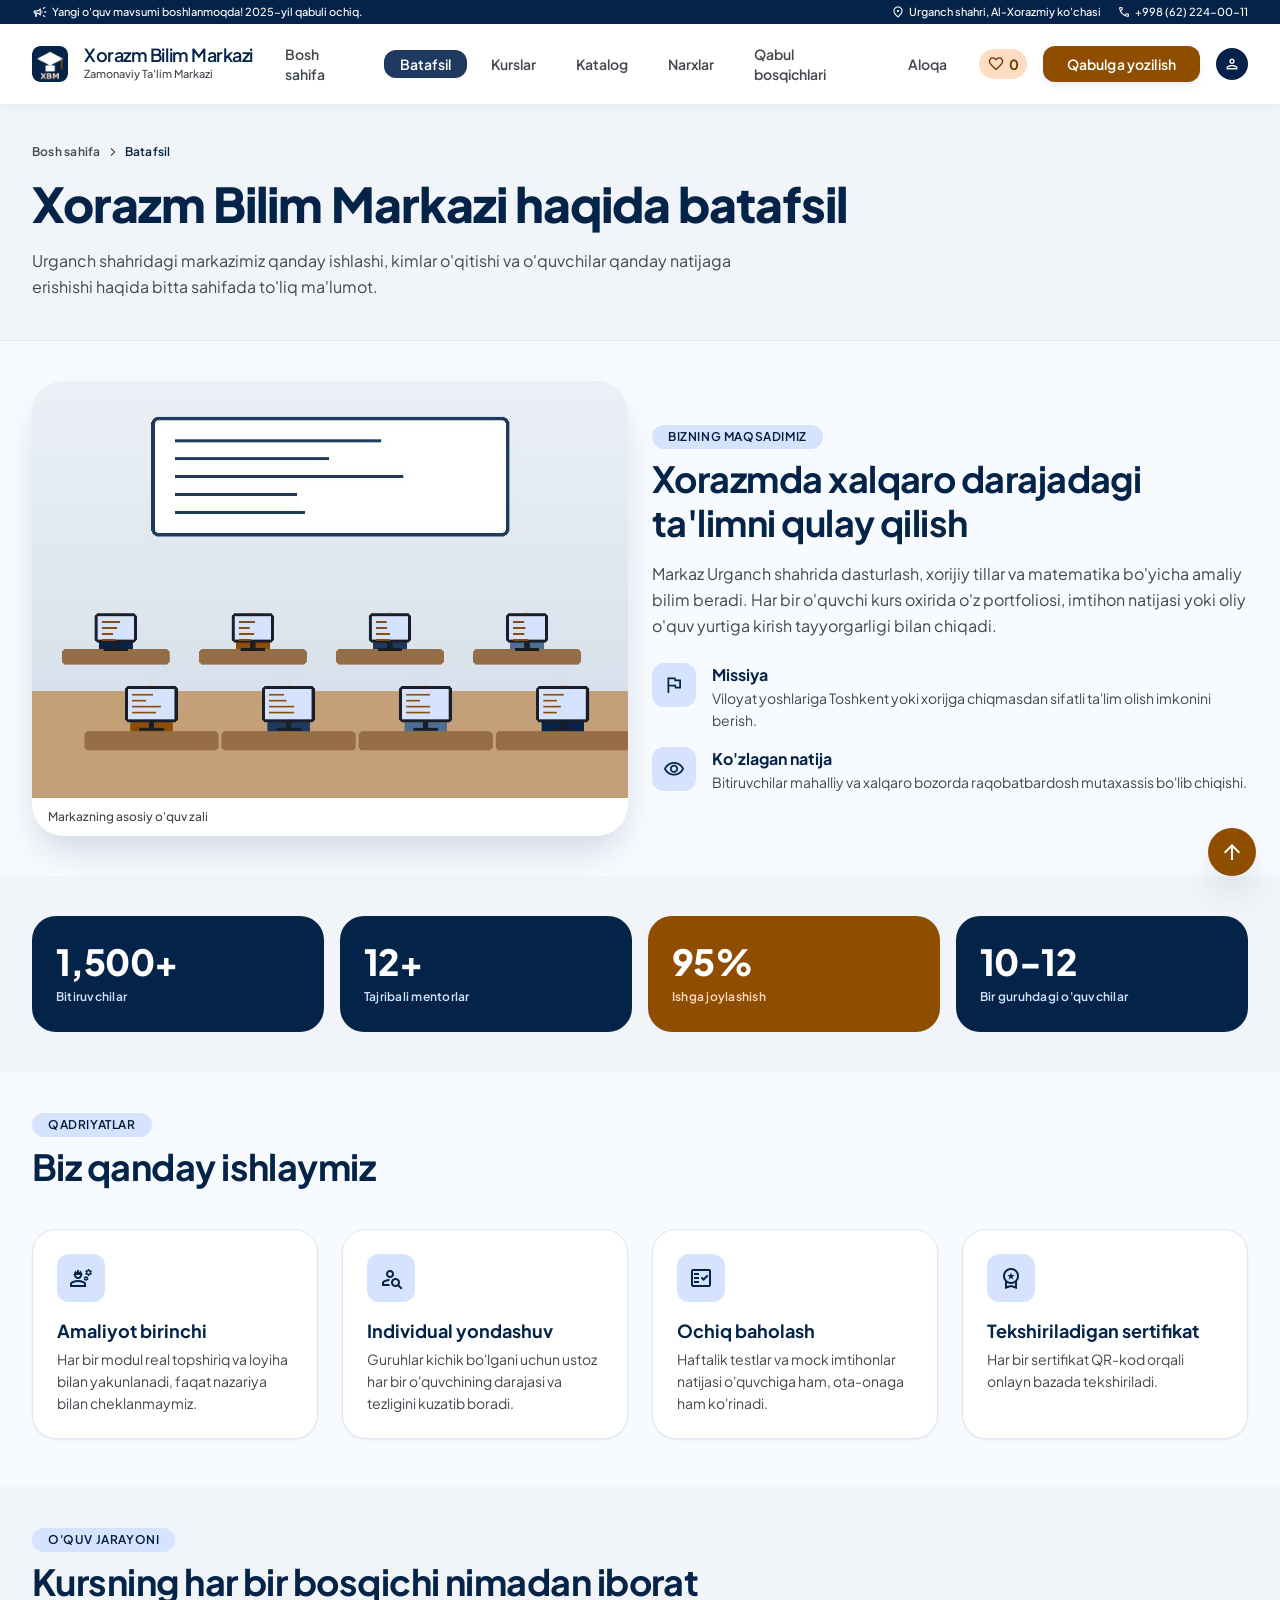
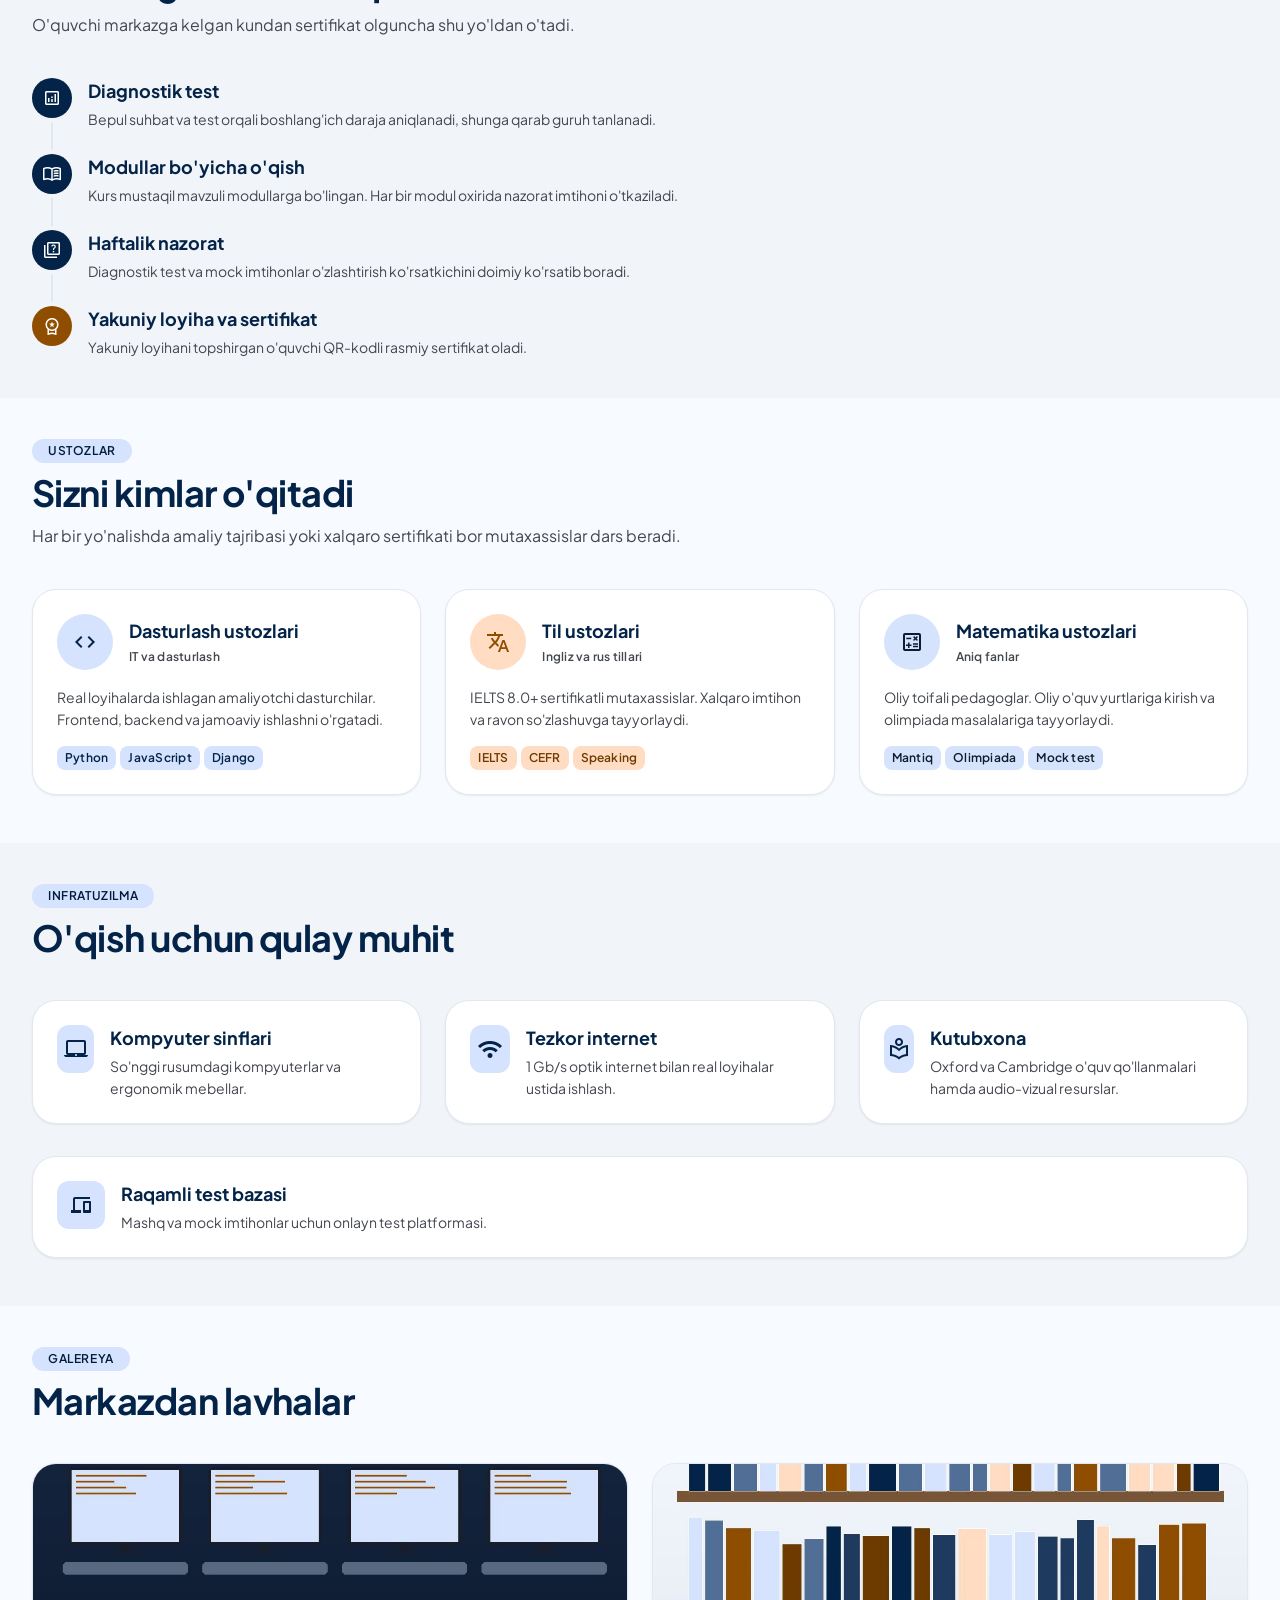
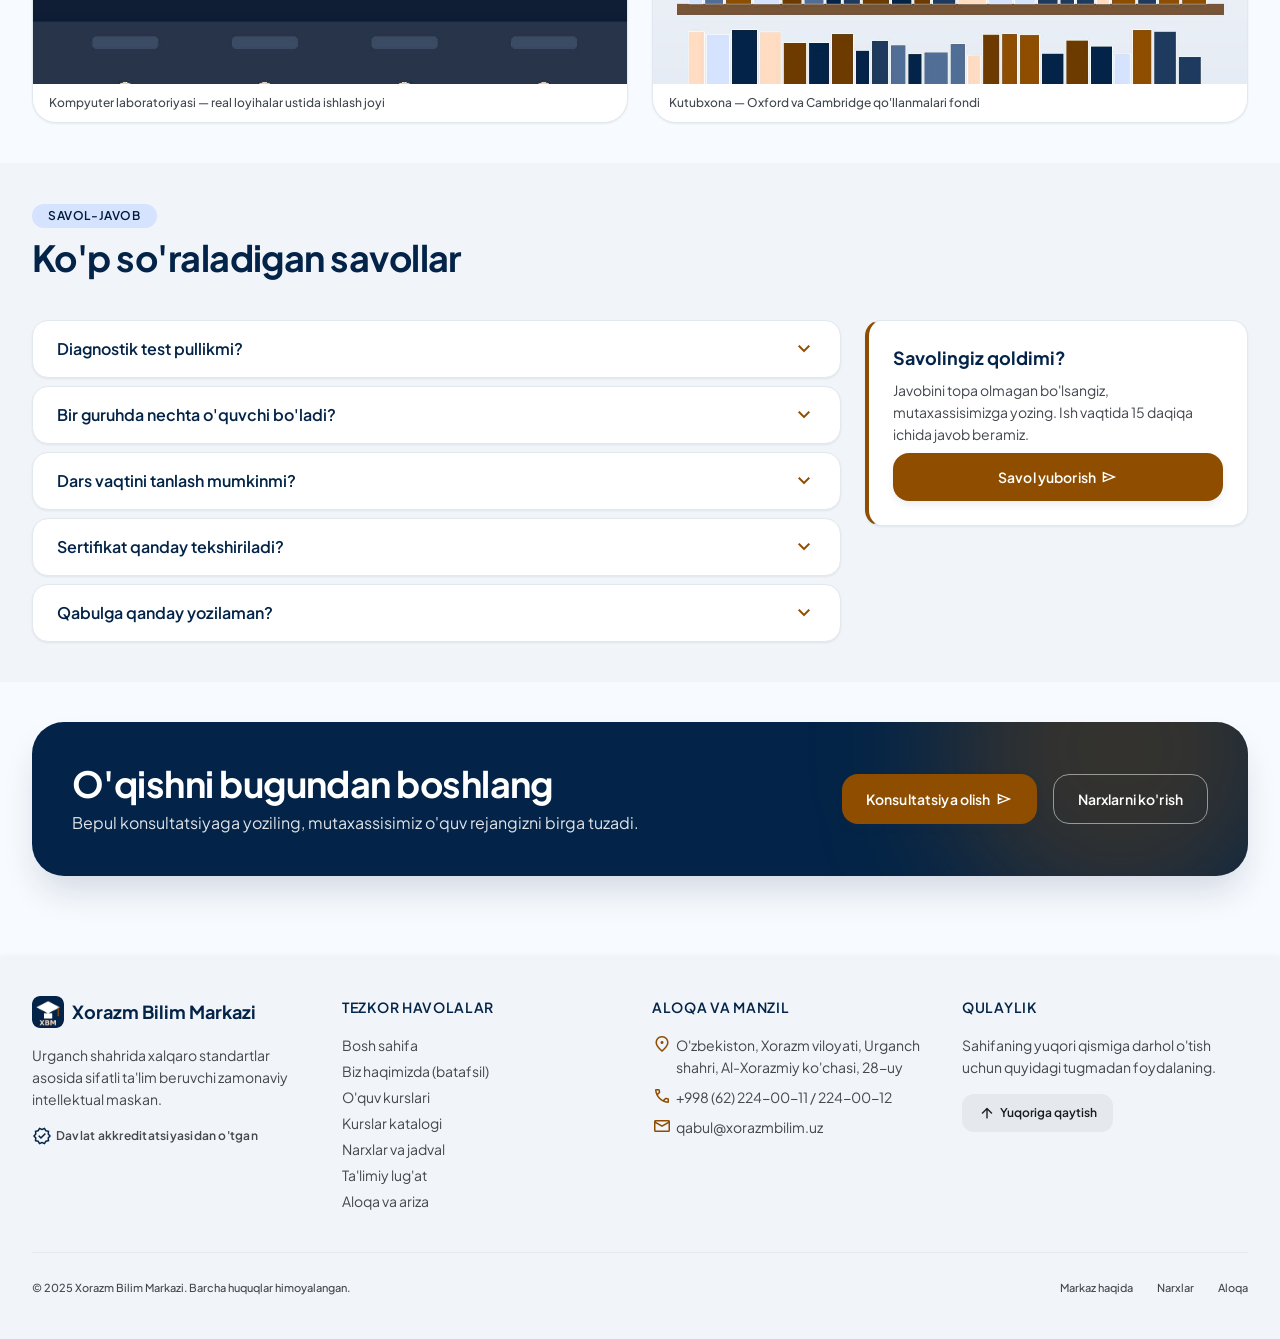
<file: amaliy-04/batafsil.html>
<!DOCTYPE html>
<html lang="uz">
<head>
  <meta charset="utf-8">
  <meta name="viewport" content="width=device-width, initial-scale=1.0">
  <title>Batafsil — Xorazm Bilim Markazi</title>
  <link rel="preconnect" href="https://fonts.googleapis.com">
  <link rel="preconnect" href="https://fonts.gstatic.com" crossorigin>
  <link href="https://fonts.googleapis.com/css2?family=Plus+Jakarta+Sans:wght@400;500;600;700;800&amp;display=swap" rel="stylesheet">
  <link href="https://fonts.googleapis.com/css2?family=Material+Symbols+Outlined:opsz,wght,FILL,GRAD@20..48,100..700,0..1,-50..200" rel="stylesheet">
  <link rel="stylesheet" href="css/style.css">
</head>
<body>

<!-- ================= HEADER ================= -->
<header class="site-header" id="top">
  <div class="topbar">
    <div class="container topbar-inner caption">
      <div class="topbar-left">
        <span class="material-symbols-outlined i-16">campaign</span>
        <span>Yangi o'quv mavsumi boshlanmoqda! 2025-yil qabuli ochiq.</span>
      </div>
      <div class="topbar-right">
        <span><span class="material-symbols-outlined i-14">location_on</span>Urganch shahri, Al-Xorazmiy ko'chasi</span>
        <span><span class="material-symbols-outlined i-14">call</span>+998 (62) 224-00-11</span>
      </div>
    </div>
  </div>

  <div class="container navbar">
    <a class="brand" href="index.html">
      <img alt="Xorazm Bilim Markazi logotipi" src="rasmlar/logo.png" width="160" height="160">
      <span class="brand-text">
        <span class="brand-name">Xorazm Bilim Markazi</span>
        <span class="brand-sub">Zamonaviy Ta'lim Markazi</span>
      </span>
    </a>

    <nav class="nav" aria-label="Asosiy menyu">
      <ul>
        <li><a href="index.html">Bosh sahifa</a></li>
        <li><a class="active" aria-current="page" href="batafsil.html">Batafsil</a></li>
        <li><a href="index.html#courses">Kurslar</a></li>
        <li><a href="katalog.html">Katalog</a></li>
        <li><a href="index.html#prices">Narxlar</a></li>
        <li><a href="index.html#admission">Qabul bosqichlari</a></li>
        <li><a href="aloqa.html">Aloqa</a></li>
      </ul>
    </nav>

    <div class="nav-actions">
      <span class="fav-counter" title="Sevimli kurslar soni"><span class="material-symbols-outlined i-18">favorite</span><b id="fav-count">0</b></span>
      <a class="btn btn-amber nav-cta" href="aloqa.html">Qabulga yozilish</a>
      <div class="avatar"><span class="material-symbols-outlined i-18">person</span></div>
      <button class="menu-toggle" id="menu-toggle" type="button" aria-label="Menyuni ochish" aria-expanded="false">
        <span class="material-symbols-outlined">menu</span>
      </button>
    </div>
  </div>

  <nav class="mobile-menu" id="mobile-menu" aria-label="Mobil menyu">
    <ul>
      <li><a href="index.html">Bosh sahifa</a></li>
      <li><a href="batafsil.html">Batafsil</a></li>
      <li><a href="index.html#courses">Kurslar</a></li>
        <li><a href="katalog.html">Katalog</a></li>
      <li><a href="index.html#prices">Narxlar</a></li>
      <li><a href="index.html#admission">Qabul bosqichlari</a></li>
      <li><a href="aloqa.html">Aloqa</a></li>
      <li><a href="aloqa.html">Qabulga yozilish</a></li>
    </ul>
  </nav>
</header>

<main>

  <!-- ===== Sahifa sarlavhasi ===== -->
  <section class="page-hero">
    <div class="container">
      <nav class="breadcrumb label-md" aria-label="Sahifa yo'li">
        <a href="index.html">Bosh sahifa</a>
        <span class="material-symbols-outlined i-16">chevron_right</span>
        <b>Batafsil</b>
      </nav>
      <h1 class="display-hero">Xorazm Bilim Markazi haqida batafsil</h1>
      <p class="body-lg">Urganch shahridagi markazimiz qanday ishlashi, kimlar o'qitishi va o'quvchilar qanday natijaga erishishi haqida bitta sahifada to'liq ma'lumot.</p>
    </div>
  </section>

  <!-- ===== Missiya ===== -->
  <section class="section bg-surface" id="mission">
    <div class="container">
      <div class="split">
        <figure class="split-media">
          <img alt="Markazning o'quv zali: o'quvchilar kompyuterlar oldida o'tirgan tasvir" src="rasmlar/zal.jpg" width="1000" height="700">
          <figcaption>Markazning asosiy o'quv zali</figcaption>
        </figure>
        <div class="split-text">
          <span class="pill label-md">Bizning maqsadimiz</span>
          <h2 class="headline-lg">Xorazmda xalqaro darajadagi ta'limni qulay qilish</h2>
          <p class="body-lg">Markaz Urganch shahrida dasturlash, xorijiy tillar va matematika bo'yicha amaliy bilim beradi. Har bir o'quvchi kurs oxirida o'z portfoliosi, imtihon natijasi yoki oliy o'quv yurtiga kirish tayyorgarligi bilan chiqadi.</p>
          <ul class="mission-list">
            <li>
              <div class="icon-box"><span class="material-symbols-outlined i-22">flag</span></div>
              <div><h3>Missiya</h3><p>Viloyat yoshlariga Toshkent yoki xorijga chiqmasdan sifatli ta'lim olish imkonini berish.</p></div>
            </li>
            <li>
              <div class="icon-box"><span class="material-symbols-outlined i-22">visibility</span></div>
              <div><h3>Ko'zlagan natija</h3><p>Bitiruvchilar mahalliy va xalqaro bozorda raqobatbardosh mutaxassis bo'lib chiqishi.</p></div>
            </li>
          </ul>
        </div>
      </div>
    </div>
  </section>

  <!-- ===== Raqamlar ===== -->
  <section class="section bg-low" aria-labelledby="numbers-title">
    <div class="container">
      <h2 class="sr-only" id="numbers-title">Raqamlarda markaz</h2>
      <div class="numbers">
        <div class="number"><strong>1,500+</strong><span>Bitiruvchilar</span></div>
        <div class="number"><strong>12+</strong><span>Tajribali mentorlar</span></div>
        <div class="number amber"><strong>95%</strong><span>Ishga joylashish</span></div>
        <div class="number"><strong>10-12</strong><span>Bir guruhdagi o'quvchilar</span></div>
      </div>
    </div>
  </section>

  <!-- ===== Qadriyatlar ===== -->
  <section class="section bg-surface">
    <div class="container">
      <div class="section-head">
        <span class="pill label-md">Qadriyatlar</span>
        <h2 class="headline-lg">Biz qanday ishlaymiz</h2>
      </div>
      <div class="cards-row narrow">
        <article class="card value">
          <div class="icon-box"><span class="material-symbols-outlined">engineering</span></div>
          <h3 class="title-md">Amaliyot birinchi</h3>
          <p>Har bir modul real topshiriq va loyiha bilan yakunlanadi, faqat nazariya bilan cheklanmaymiz.</p>
        </article>
        <article class="card value">
          <div class="icon-box"><span class="material-symbols-outlined">person_search</span></div>
          <h3 class="title-md">Individual yondashuv</h3>
          <p>Guruhlar kichik bo'lgani uchun ustoz har bir o'quvchining darajasi va tezligini kuzatib boradi.</p>
        </article>
        <article class="card value">
          <div class="icon-box"><span class="material-symbols-outlined">fact_check</span></div>
          <h3 class="title-md">Ochiq baholash</h3>
          <p>Haftalik testlar va mock imtihonlar natijasi o'quvchiga ham, ota-onaga ham ko'rinadi.</p>
        </article>
        <article class="card value">
          <div class="icon-box"><span class="material-symbols-outlined">workspace_premium</span></div>
          <h3 class="title-md">Tekshiriladigan sertifikat</h3>
          <p>Har bir sertifikat QR-kod orqali onlayn bazada tekshiriladi.</p>
        </article>
      </div>
    </div>
  </section>

  <!-- ===== Metodika ===== -->
  <section class="section bg-low">
    <div class="container">
      <div class="section-head">
        <span class="pill label-md">O'quv jarayoni</span>
        <h2 class="headline-lg">Kursning har bir bosqichi nimadan iborat</h2>
        <p class="body-lg">O'quvchi markazga kelgan kundan sertifikat olguncha shu yo'ldan o'tadi.</p>
      </div>
      <div class="timeline">
        <div class="t-item">
          <div class="t-rail"><div class="t-dot"><span class="material-symbols-outlined i-20">analytics</span></div></div>
          <div class="t-body"><h3 class="title-md">Diagnostik test</h3><p>Bepul suhbat va test orqali boshlang'ich daraja aniqlanadi, shunga qarab guruh tanlanadi.</p></div>
        </div>
        <div class="t-item">
          <div class="t-rail"><div class="t-dot"><span class="material-symbols-outlined i-20">menu_book</span></div></div>
          <div class="t-body"><h3 class="title-md">Modullar bo'yicha o'qish</h3><p>Kurs mustaqil mavzuli modullarga bo'lingan. Har bir modul oxirida nazorat imtihoni o'tkaziladi.</p></div>
        </div>
        <div class="t-item">
          <div class="t-rail"><div class="t-dot"><span class="material-symbols-outlined i-20">quiz</span></div></div>
          <div class="t-body"><h3 class="title-md">Haftalik nazorat</h3><p>Diagnostik test va mock imtihonlar o'zlashtirish ko'rsatkichini doimiy ko'rsatib boradi.</p></div>
        </div>
        <div class="t-item">
          <div class="t-rail"><div class="t-dot amber"><span class="material-symbols-outlined i-20">workspace_premium</span></div></div>
          <div class="t-body"><h3 class="title-md">Yakuniy loyiha va sertifikat</h3><p>Yakuniy loyihani topshirgan o'quvchi QR-kodli rasmiy sertifikat oladi.</p></div>
        </div>
      </div>
    </div>
  </section>

  <!-- ===== Jamoa ===== -->
  <section class="section bg-surface" id="team">
    <div class="container">
      <div class="section-head">
        <span class="pill label-md">Ustozlar</span>
        <h2 class="headline-lg">Sizni kimlar o'qitadi</h2>
        <p class="body-lg">Har bir yo'nalishda amaliy tajribasi yoki xalqaro sertifikati bor mutaxassislar dars beradi.</p>
      </div>
      <div class="cards-row">
        <article class="card member">
          <div class="member-top">
            <div class="member-avatar"><span class="material-symbols-outlined">code</span></div>
            <div><h3 class="title-md">Dasturlash ustozlari</h3><span class="role label-md">IT va dasturlash</span></div>
          </div>
          <p>Real loyihalarda ishlagan amaliyotchi dasturchilar. Frontend, backend va jamoaviy ishlashni o'rgatadi.</p>
          <div class="tags"><span class="tag blue label-md">Python</span><span class="tag blue label-md">JavaScript</span><span class="tag blue label-md">Django</span></div>
        </article>
        <article class="card member">
          <div class="member-top">
            <div class="member-avatar amber"><span class="material-symbols-outlined">translate</span></div>
            <div><h3 class="title-md">Til ustozlari</h3><span class="role label-md">Ingliz va rus tillari</span></div>
          </div>
          <p>IELTS 8.0+ sertifikatli mutaxassislar. Xalqaro imtihon va ravon so'zlashuvga tayyorlaydi.</p>
          <div class="tags"><span class="tag amber label-md">IELTS</span><span class="tag amber label-md">CEFR</span><span class="tag amber label-md">Speaking</span></div>
        </article>
        <article class="card member">
          <div class="member-top">
            <div class="member-avatar slate"><span class="material-symbols-outlined">calculate</span></div>
            <div><h3 class="title-md">Matematika ustozlari</h3><span class="role label-md">Aniq fanlar</span></div>
          </div>
          <p>Oliy toifali pedagoglar. Oliy o'quv yurtlariga kirish va olimpiada masalalariga tayyorlaydi.</p>
          <div class="tags"><span class="tag slate label-md">Mantiq</span><span class="tag slate label-md">Olimpiada</span><span class="tag slate label-md">Mock test</span></div>
        </article>
      </div>
    </div>
  </section>

  <!-- ===== Jihozlar ===== -->
  <section class="section bg-low">
    <div class="container">
      <div class="section-head">
        <span class="pill label-md">Infratuzilma</span>
        <h2 class="headline-lg">O'qish uchun qulay muhit</h2>
      </div>
      <div class="facility">
        <article class="card"><div class="icon-box"><span class="material-symbols-outlined">laptop_mac</span></div><div><h3 class="title-md">Kompyuter sinflari</h3><p>So'nggi rusumdagi kompyuterlar va ergonomik mebellar.</p></div></article>
        <article class="card"><div class="icon-box"><span class="material-symbols-outlined">wifi</span></div><div><h3 class="title-md">Tezkor internet</h3><p>1 Gb/s optik internet bilan real loyihalar ustida ishlash.</p></div></article>
        <article class="card"><div class="icon-box"><span class="material-symbols-outlined">local_library</span></div><div><h3 class="title-md">Kutubxona</h3><p>Oxford va Cambridge o'quv qo'llanmalari hamda audio-vizual resurslar.</p></div></article>
        <article class="card"><div class="icon-box"><span class="material-symbols-outlined">devices</span></div><div><h3 class="title-md">Raqamli test bazasi</h3><p>Mashq va mock imtihonlar uchun onlayn test platformasi.</p></div></article>
      </div>
    </div>
  </section>

  <!-- ===== Galereya ===== -->
  <section class="section bg-surface" id="gallery">
    <div class="container">
      <div class="section-head">
        <span class="pill label-md">Galereya</span>
        <h2 class="headline-lg">Markazdan lavhalar</h2>
      </div>
      <div class="gallery">
        <figure>
          <img alt="Kompyuter laboratoriyasi: qator monitorlar va o'quvchilar" src="rasmlar/laboratoriya.jpg" width="1000" height="700">
          <figcaption>Kompyuter laboratoriyasi — real loyihalar ustida ishlash joyi</figcaption>
        </figure>
        <figure>
          <img alt="Kutubxona: kitob javonlari va o'quv adabiyotlari" src="rasmlar/kutubxona.jpg" width="1000" height="700">
          <figcaption>Kutubxona — Oxford va Cambridge qo'llanmalari fondi</figcaption>
        </figure>
      </div>
    </div>
  </section>

  <!-- ===== FAQ ===== -->
  <section class="section bg-low" id="faq">
    <div class="container">
      <div class="section-head">
        <span class="pill label-md">Savol-javob</span>
        <h2 class="headline-lg">Ko'p so'raladigan savollar</h2>
      </div>
      <div class="faq-row">
        <div class="faq">
        <details>
          <summary>Diagnostik test pullikmi? <span class="material-symbols-outlined">expand_more</span></summary>
          <div class="answer">Yo'q, suhbat va diagnostik test bepul. Natija bo'yicha sizga mos kurs va guruh tavsiya qilinadi.</div>
        </details>
        <details>
          <summary>Bir guruhda nechta o'quvchi bo'ladi? <span class="material-symbols-outlined">expand_more</span></summary>
          <div class="answer">Maksimal 10-12 nafar. Shu sababli ustoz har bir o'quvchiga yetarlicha vaqt ajrata oladi.</div>
        </details>
        <details>
          <summary>Dars vaqtini tanlash mumkinmi? <span class="material-symbols-outlined">expand_more</span></summary>
          <div class="answer">Ha. Ertalabki, tushki yoki kechki smenadan o'zingizga qulayini va maqsadingizga mos guruhni tanlaysiz.</div>
        </details>
        <details>
          <summary>Sertifikat qanday tekshiriladi? <span class="material-symbols-outlined">expand_more</span></summary>
          <div class="answer">Har bir sertifikatda QR-kod bor. Uni skaner qilsangiz, onlayn bazada sertifikat haqiqiyligi ko'rinadi.</div>
        </details>
        <details>
          <summary>Qabulga qanday yozilaman? <span class="material-symbols-outlined">expand_more</span></summary>
          <div class="answer">Aloqa sahifasidagi formani to'ldiring yoki Al-Xorazmiy ko'chasidagi markazga kelib ro'yxatdan o'ting. Operatorimiz 15 daqiqa ichida bog'lanadi.</div>
        </details>
        </div>
        <aside class="aside-note" aria-labelledby="ask-title">
          <h3 class="title-md" id="ask-title">Savolingiz qoldimi?</h3>
          <p>Javobini topa olmagan bo'lsangiz, mutaxassisimizga yozing. Ish vaqtida 15 daqiqa ichida javob beramiz.</p>
          <a class="btn btn-amber" href="aloqa.html"><span>Savol yuborish</span><span class="material-symbols-outlined i-18">send</span></a>
        </aside>
      </div>
    </div>
  </section>

  <!-- ===== CTA ===== -->
  <section class="section bg-surface">
    <div class="container">
      <div class="cta">
        <div class="cta-text">
          <h2 class="headline-lg">O'qishni bugundan boshlang</h2>
          <p class="body-lg">Bepul konsultatsiyaga yoziling, mutaxassisimiz o'quv rejangizni birga tuzadi.</p>
        </div>
        <div class="cta-actions">
          <a class="btn btn-amber" href="aloqa.html"><span>Konsultatsiya olish</span><span class="material-symbols-outlined i-18">send</span></a>
          <a class="btn btn-ghost-light" href="index.html#prices"><span>Narxlarni ko'rish</span></a>
        </div>
      </div>
    </div>
  </section>

</main>

<!-- ================= FOOTER ================= -->
<footer class="site-footer">
  <div class="footer-inner">
    <div class="footer-cols">
      <div class="footer-col">
        <div class="footer-brand">
          <img alt="Xorazm Bilim Markazi logotipi" src="rasmlar/logo.png" width="160" height="160">
          <span class="title-md">Xorazm Bilim Markazi</span>
        </div>
        <p>Urganch shahrida xalqaro standartlar asosida sifatli ta'lim beruvchi zamonaviy intellektual maskan.</p>
        <div class="verified label-md">
          <span class="material-symbols-outlined i-20">verified</span>
          <span>Davlat akkreditatsiyasidan o'tgan</span>
        </div>
      </div>

      <div class="footer-col">
        <h4>Tezkor havolalar</h4>
        <ul>
          <li><a href="index.html">Bosh sahifa</a></li>
          <li><a href="batafsil.html">Biz haqimizda (batafsil)</a></li>
          <li><a href="index.html#courses">O'quv kurslari</a></li>
          <li><a href="katalog.html">Kurslar katalogi</a></li>
          <li><a href="index.html#prices">Narxlar va jadval</a></li>
          <li><a href="index.html#terms">Ta'limiy lug'at</a></li>
          <li><a href="aloqa.html">Aloqa va ariza</a></li>
        </ul>
      </div>

      <div class="footer-col">
        <h4>Aloqa va manzil</h4>
        <div class="footer-contact">
          <p><span class="material-symbols-outlined i-20">location_on</span><span>O'zbekiston, Xorazm viloyati, Urganch shahri, Al-Xorazmiy ko'chasi, 28-uy</span></p>
          <p><span class="material-symbols-outlined i-20">call</span><span>+998 (62) 224-00-11 / 224-00-12</span></p>
          <p><span class="material-symbols-outlined i-20">mail</span><span>qabul@xorazmbilim.uz</span></p>
        </div>
      </div>

      <div class="footer-col">
        <h4>Qulaylik</h4>
        <p>Sahifaning yuqori qismiga darhol o'tish uchun quyidagi tugmadan foydalaning.</p>
        <a class="to-top" href="#top"><span class="material-symbols-outlined i-18">arrow_upward</span>Yuqoriga qaytish</a>
      </div>
    </div>

    <div class="footer-bottom">
      <div>© 2025 Xorazm Bilim Markazi. Barcha huquqlar himoyalangan.</div>
      <nav aria-label="Pastki menyu">
        <ul>
          <li><a href="batafsil.html">Markaz haqida</a></li>
          <li><a href="index.html#prices">Narxlar</a></li>
          <li><a href="aloqa.html">Aloqa</a></li>
        </ul>
      </nav>
    </div>
  </div>
</footer>

<a class="up-btn" href="#top" aria-label="Sahifa boshiga qaytish"><span class="material-symbols-outlined">arrow_upward</span></a>

<script src="js/ui.js"></script>
</body>
</html>
</file>
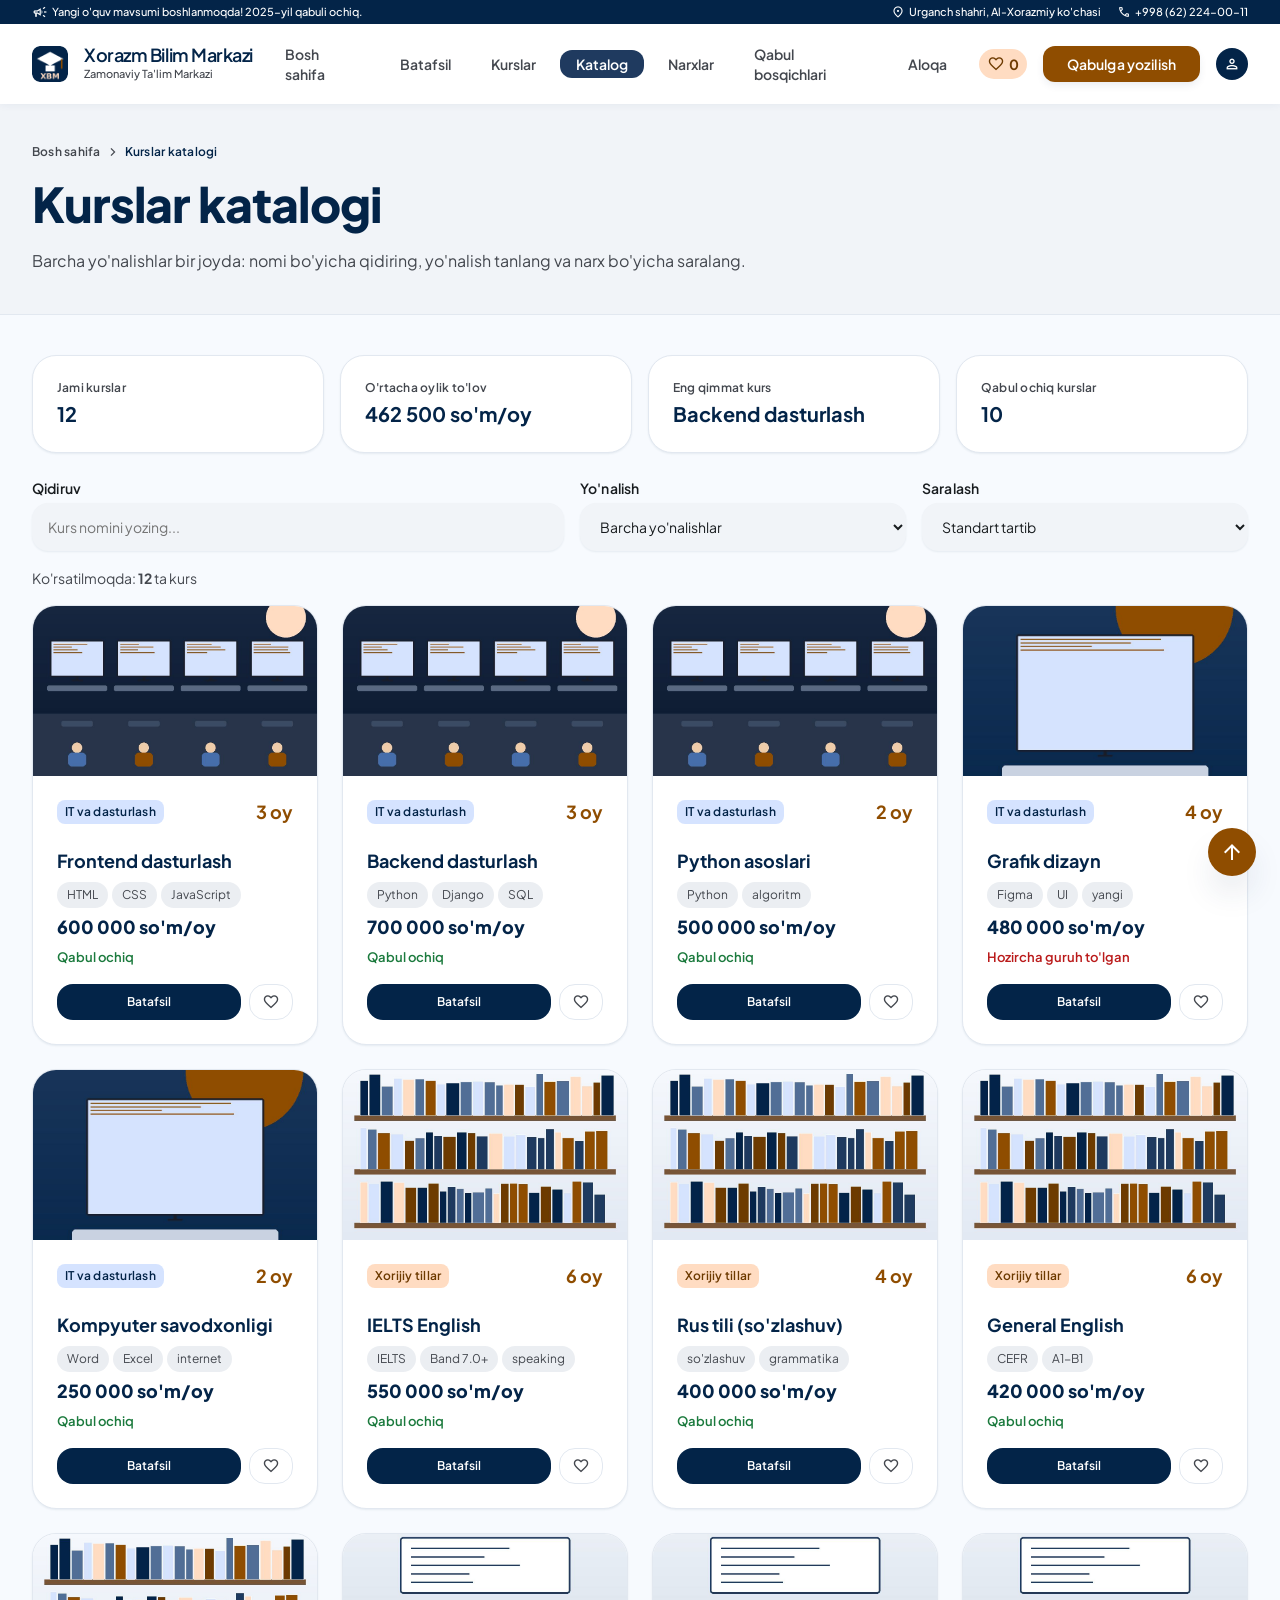
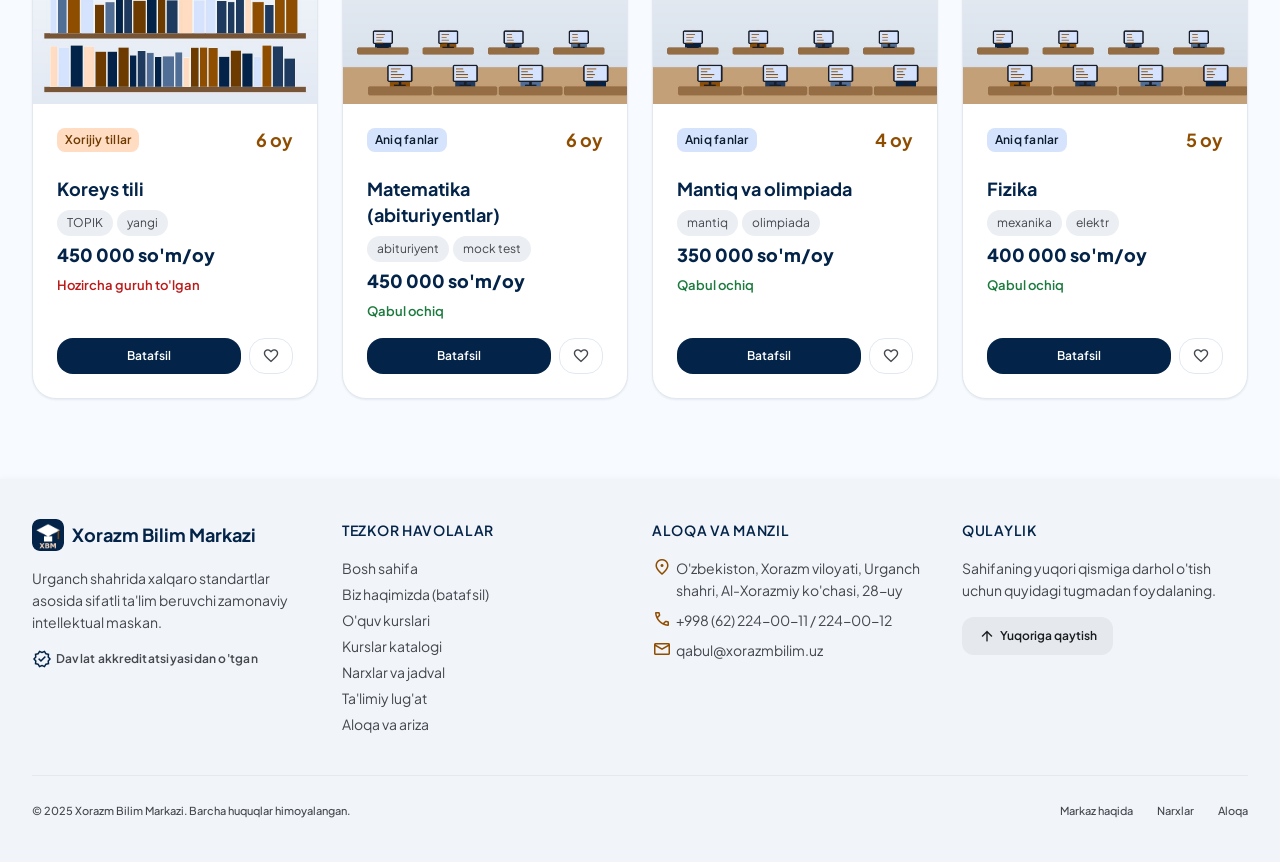
<file: amaliy-04/katalog.html>
<!DOCTYPE html>
<html lang="uz">
<head>
  <meta charset="utf-8">
  <meta name="viewport" content="width=device-width, initial-scale=1.0">
  <title>Kurslar katalogi — Xorazm Bilim Markazi</title>
  <link rel="preconnect" href="https://fonts.googleapis.com">
  <link rel="preconnect" href="https://fonts.gstatic.com" crossorigin>
  <link href="https://fonts.googleapis.com/css2?family=Plus+Jakarta+Sans:wght@400;500;600;700;800&amp;display=swap" rel="stylesheet">
  <link href="https://fonts.googleapis.com/css2?family=Material+Symbols+Outlined:opsz,wght,FILL,GRAD@20..48,100..700,0..1,-50..200" rel="stylesheet">
  <link rel="stylesheet" href="css/style.css">
</head>
<body>

<!-- ================= HEADER ================= -->
<header class="site-header" id="top">
  <div class="topbar">
    <div class="container topbar-inner caption">
      <div class="topbar-left">
        <span class="material-symbols-outlined i-16">campaign</span>
        <span>Yangi o'quv mavsumi boshlanmoqda! 2025-yil qabuli ochiq.</span>
      </div>
      <div class="topbar-right">
        <span><span class="material-symbols-outlined i-14">location_on</span>Urganch shahri, Al-Xorazmiy ko'chasi</span>
        <span><span class="material-symbols-outlined i-14">call</span>+998 (62) 224-00-11</span>
      </div>
    </div>
  </div>

  <div class="container navbar">
    <a class="brand" href="index.html">
      <img alt="Xorazm Bilim Markazi logotipi" src="rasmlar/logo.png" width="160" height="160">
      <span class="brand-text">
        <span class="brand-name">Xorazm Bilim Markazi</span>
        <span class="brand-sub">Zamonaviy Ta'lim Markazi</span>
      </span>
    </a>

    <nav class="nav" aria-label="Asosiy menyu">
      <ul>
        <li><a href="index.html">Bosh sahifa</a></li>
        <li><a href="batafsil.html">Batafsil</a></li>
        <li><a href="index.html#courses">Kurslar</a></li>
        <li><a class="active" aria-current="page" href="katalog.html">Katalog</a></li>
        <li><a href="index.html#prices">Narxlar</a></li>
        <li><a href="index.html#admission">Qabul bosqichlari</a></li>
        <li><a href="aloqa.html">Aloqa</a></li>
      </ul>
    </nav>

    <div class="nav-actions">
      <span class="fav-counter" title="Sevimli kurslar soni"><span class="material-symbols-outlined i-18">favorite</span><b id="fav-count">0</b></span>
      <a class="btn btn-amber nav-cta" href="aloqa.html">Qabulga yozilish</a>
      <div class="avatar"><span class="material-symbols-outlined i-18">person</span></div>
      <button class="menu-toggle" id="menu-toggle" type="button" aria-label="Menyuni ochish" aria-expanded="false">
        <span class="material-symbols-outlined">menu</span>
      </button>
    </div>
  </div>

  <nav class="mobile-menu" id="mobile-menu" aria-label="Mobil menyu">
    <ul>
      <li><a href="index.html">Bosh sahifa</a></li>
      <li><a href="batafsil.html">Batafsil</a></li>
      <li><a href="index.html#courses">Kurslar</a></li>
        <li><a href="katalog.html">Katalog</a></li>
      <li><a href="index.html#prices">Narxlar</a></li>
      <li><a href="index.html#admission">Qabul bosqichlari</a></li>
      <li><a href="aloqa.html">Aloqa</a></li>
      <li><a href="aloqa.html">Qabulga yozilish</a></li>
    </ul>
  </nav>
</header>

<main>

  <section class="page-hero">
    <div class="container">
      <nav class="breadcrumb label-md" aria-label="Sahifa yo'li">
        <a href="index.html">Bosh sahifa</a>
        <span class="material-symbols-outlined i-16">chevron_right</span>
        <b>Kurslar katalogi</b>
      </nav>
      <h1 class="display-hero">Kurslar katalogi</h1>
      <p class="body-lg">Barcha yo'nalishlar bir joyda: nomi bo'yicha qidiring, yo'nalish tanlang va narx bo'yicha saralang.</p>
    </div>
  </section>

  <section class="section bg-surface" id="katalog">
    <div class="container">

      <div class="kat-stats" aria-label="Katalog statistikasi">
        <div class="card kat-stat"><span class="label-md">Jami kurslar</span><strong id="stat-jami">0</strong></div>
        <div class="card kat-stat"><span class="label-md">O'rtacha oylik to'lov</span><strong id="stat-ortacha">0</strong></div>
        <div class="card kat-stat"><span class="label-md">Eng qimmat kurs</span><strong id="stat-qimmat">—</strong></div>
        <div class="card kat-stat"><span class="label-md">Qabul ochiq kurslar</span><strong id="stat-ochiq">0</strong></div>
      </div>

      <div class="kat-controls">
        <div class="field kat-search">
          <label for="qidiruv">Qidiruv</label>
          <input id="qidiruv" type="search" placeholder="Kurs nomini yozing..." autocomplete="off">
        </div>
        <div class="field">
          <label for="kategoriya">Yo'nalish</label>
          <select id="kategoriya">
            <option value="hammasi">Barcha yo'nalishlar</option>
          </select>
        </div>
        <div class="field">
          <label for="saralash">Saralash</label>
          <select id="saralash">
            <option value="standart">Standart tartib</option>
            <option value="narx-osish">Narx: arzondan qimmatga</option>
            <option value="narx-kamayish">Narx: qimmatdan arzonga</option>
            <option value="nom">Nom: A dan Z gacha</option>
          </select>
        </div>
      </div>

      <p class="kat-soni" aria-live="polite">Ko'rsatilmoqda: <b id="natija-soni">0</b> ta kurs</p>
      <p class="kat-bosh" id="bosh-xabar" hidden>Hech narsa topilmadi</p>
      <div class="kat-grid" id="katalog-konteyner"></div>

    </div>
  </section>

</main>

<!-- ================= FOOTER ================= -->
<footer class="site-footer">
  <div class="footer-inner">
    <div class="footer-cols">
      <div class="footer-col">
        <div class="footer-brand">
          <img alt="Xorazm Bilim Markazi logotipi" src="rasmlar/logo.png" width="160" height="160">
          <span class="title-md">Xorazm Bilim Markazi</span>
        </div>
        <p>Urganch shahrida xalqaro standartlar asosida sifatli ta'lim beruvchi zamonaviy intellektual maskan.</p>
        <div class="verified label-md">
          <span class="material-symbols-outlined i-20">verified</span>
          <span>Davlat akkreditatsiyasidan o'tgan</span>
        </div>
      </div>

      <div class="footer-col">
        <h4>Tezkor havolalar</h4>
        <ul>
          <li><a href="index.html">Bosh sahifa</a></li>
          <li><a href="batafsil.html">Biz haqimizda (batafsil)</a></li>
          <li><a href="index.html#courses">O'quv kurslari</a></li>
          <li><a href="katalog.html">Kurslar katalogi</a></li>
          <li><a href="index.html#prices">Narxlar va jadval</a></li>
          <li><a href="index.html#terms">Ta'limiy lug'at</a></li>
          <li><a href="aloqa.html">Aloqa va ariza</a></li>
        </ul>
      </div>

      <div class="footer-col">
        <h4>Aloqa va manzil</h4>
        <div class="footer-contact">
          <p><span class="material-symbols-outlined i-20">location_on</span><span>O'zbekiston, Xorazm viloyati, Urganch shahri, Al-Xorazmiy ko'chasi, 28-uy</span></p>
          <p><span class="material-symbols-outlined i-20">call</span><span>+998 (62) 224-00-11 / 224-00-12</span></p>
          <p><span class="material-symbols-outlined i-20">mail</span><span>qabul@xorazmbilim.uz</span></p>
        </div>
      </div>

      <div class="footer-col">
        <h4>Qulaylik</h4>
        <p>Sahifaning yuqori qismiga darhol o'tish uchun quyidagi tugmadan foydalaning.</p>
        <a class="to-top" href="#top"><span class="material-symbols-outlined i-18">arrow_upward</span>Yuqoriga qaytish</a>
      </div>
    </div>

    <div class="footer-bottom">
      <div>© 2025 Xorazm Bilim Markazi. Barcha huquqlar himoyalangan.</div>
      <nav aria-label="Pastki menyu">
        <ul>
          <li><a href="batafsil.html">Markaz haqida</a></li>
          <li><a href="index.html#prices">Narxlar</a></li>
          <li><a href="aloqa.html">Aloqa</a></li>
        </ul>
      </nav>
    </div>
  </div>
</footer>

<a class="up-btn" href="#top" aria-label="Sahifa boshiga qaytish"><span class="material-symbols-outlined">arrow_upward</span></a>

<script src="js/data.js"></script>
<script src="js/ui.js"></script>
<script src="js/katalog.js"></script>
</body>
</html>
</file>
<file: amaliy-04/css/style.css>
*,
*::before,
*::after {
  box-sizing: border-box;
}

/* ==========================================================
   Xorazm Bilim Markazi — 2-amaliy ish (blok modeli, pozitsiyalash, Flexbox)
   Barcha sahifalar uchun yagona uslublar fayli
   ========================================================== */

:root {
  /* Ranglar (1-amaliy ishdagi palitra saqlangan) */
  --surface: #f7fafe;
  --surface-lowest: #ffffff;
  --surface-low: #f1f4f8;
  --surface-container: #ebeef2;
  --surface-high: #e5e8ec;
  --surface-highest: #e0e3e7;
  --on-surface: #181c1f;
  --on-surface-variant: #43474e;
  --primary: #032448;
  --primary-container: #1f3a5f;
  --on-primary: #ffffff;
  --primary-fixed: #d5e3ff;
  --on-primary-fixed: #001c3b;
  --secondary: #8f4d00;
  --secondary-hover: #944f00;
  --on-secondary: #ffffff;
  --secondary-fixed: #ffdcc2;
  --on-secondary-fixed-variant: #6d3a00;
  --tertiary-fixed: #d5e3fc;
  --on-tertiary-fixed: #0d1c2e;
  --error: #ba1a1a;
  --border: #e2e8f0;

  /* Oraliqlar */
  --space-xs: 0.25rem;
  --space-sm: 0.5rem;
  --space-md: 1rem;
  --space-lg: 1.5rem;
  --space-xl: 2.5rem;
  --margin: 2rem;

  /* Radiuslar */
  --r-md: 0.5rem;
  --r-lg: 0.75rem;
  --r-xl: 1rem;
  --r-2xl: 1.5rem;
  --r-3xl: 2rem;

  /* Soyalar */
  --shadow-sm: 0 1px 2px rgba(31, 58, 95, 0.08);
  --shadow-md: 0 4px 10px -2px rgba(31, 58, 95, 0.12);
  --shadow-xl: 0 20px 35px -8px rgba(31, 58, 95, 0.18);
}

/* ---------- Reset ---------- */
html {
  scroll-behavior: smooth;
  scroll-padding-top: 8rem;
}

body {
  margin: 0;
  font-family: "Plus Jakarta Sans", system-ui, -apple-system, "Segoe UI", sans-serif;
  font-size: 14px;
  line-height: 22px;
  color: var(--on-surface);
  background: var(--surface);
  -webkit-font-smoothing: antialiased;
}

img {
  display: block;
  max-width: 100%;
}

a {
  color: inherit;
  text-decoration: none;
}

h1,
h2,
h3,
h4,
p,
dl,
dt,
dd,
ul,
figure {
  margin: 0;
  padding: 0;
}

ul {
  list-style: none;
}

button,
input,
select,
textarea {
  font: inherit;
  color: inherit;
}

:focus-visible {
  outline: 3px solid var(--secondary);
  outline-offset: 2px;
}

.sr-only {
  position: absolute;
  width: 1px;
  height: 1px;
  margin: -1px;
  padding: 0;
  overflow: hidden;
  clip: rect(0 0 0 0);
  white-space: nowrap;
  border: 0;
}

.material-symbols-outlined {
  font-family: "Material Symbols Outlined";
  font-weight: normal;
  font-style: normal;
  font-size: 24px;
  line-height: 1;
  display: inline-block;
  white-space: nowrap;
  letter-spacing: normal;
  text-transform: none;
  direction: ltr;
  -webkit-font-smoothing: antialiased;
  font-feature-settings: "liga";
  flex-shrink: 0;
}

.i-14 {
  font-size: 14px;
}

.i-16 {
  font-size: 16px;
}

.i-18 {
  font-size: 18px;
}

.i-20 {
  font-size: 20px;
}

.i-22 {
  font-size: 22px;
}

/* ---------- B2: konteyner ---------- */
.container {
  max-width: 80rem;
  margin: 0 auto;
  padding: 0 var(--margin);
}

/* ---------- Tipografiya ---------- */
.display-hero {
  font-size: 32px;
  line-height: 40px;
  font-weight: 800;
  letter-spacing: -0.02em;
  color: var(--primary);
  margin-bottom: var(--space-md);
}

.headline-lg {
  font-size: 26px;
  line-height: 34px;
  font-weight: 700;
  letter-spacing: -0.015em;
  color: var(--primary);
}

.headline-md {
  font-size: 24px;
  line-height: 32px;
  font-weight: 700;
  letter-spacing: -0.01em;
  color: var(--primary);
}

.title-md {
  font-size: 18px;
  line-height: 26px;
  font-weight: 700;
  color: var(--primary);
}

.body-lg {
  font-size: 16px;
  line-height: 26px;
  color: var(--on-surface-variant);
}

.label-md {
  font-size: 12px;
  line-height: 16px;
  font-weight: 600;
  letter-spacing: 0.02em;
}

.label-lg {
  font-size: 14px;
  line-height: 20px;
  font-weight: 600;
  letter-spacing: 0.01em;
}

.caption {
  font-size: 11px;
  line-height: 16px;
  font-weight: 500;
}

@media (min-width: 768px) {
  .display-hero {
    font-size: 48px;
    line-height: 56px;
  }

  .headline-lg {
    font-size: 36px;
    line-height: 44px;
  }
}

/* ---------- Tugmalar ---------- */
.btn {
  display: inline-flex;
  align-items: center;
  justify-content: center;
  gap: var(--space-xs);
  padding: 0.875rem var(--space-lg);
  /* B4: 2 qiymat */
  border-radius: var(--r-xl);
  font-size: 14px;
  line-height: 20px;
  font-weight: 600;
  letter-spacing: 0.01em;
  border: 0;
  cursor: pointer;
  transition: background-color .2s, transform .2s, box-shadow .2s;
}

.btn-amber {
  background: var(--secondary);
  color: var(--on-secondary);
  box-shadow: var(--shadow-md);
}

.btn-amber:hover {
  background: var(--secondary-hover);
  transform: translateY(-2px);
}

.btn-soft {
  background: var(--surface-low);
  color: var(--primary);
  box-shadow: var(--shadow-sm);
}

.btn-soft:hover {
  background: var(--surface-high);
}

.btn-navy {
  background: var(--primary);
  color: var(--on-primary);
  padding: var(--space-sm) var(--space-md);
  font-size: 12px;
  width: 100%;
}

.btn-navy:hover {
  background: var(--primary-container);
}

.btn-navy-lg {
  background: var(--primary);
  color: var(--on-primary);
}

.btn-navy-lg:hover {
  background: var(--primary-container);
  transform: translateY(-2px);
}

.btn-chip {
  background: var(--surface-high);
  color: var(--primary);
  padding: var(--space-sm) var(--space-md);
  border-radius: var(--r-md);
  font-size: 12px;
}

.btn-chip:hover {
  background: var(--surface-highest);
}

.btn-ghost-light {
  background: transparent;
  color: var(--on-primary);
  border: 1.5px solid rgba(255, 255, 255, .5);
}

.btn-ghost-light:hover {
  background: rgba(255, 255, 255, .1);
}

/* ---------- B5: header (sticky) ---------- */
.site-header {
  position: sticky;
  top: 0;
  z-index: 50;
  background: rgba(255, 255, 255, 0.95);
  -webkit-backdrop-filter: blur(24px);
  backdrop-filter: blur(24px);
  box-shadow: 0 1px 8px rgba(31, 58, 95, 0.06);
}

.topbar {
  background: var(--primary);
  color: var(--on-primary);
  padding: var(--space-xs) 0;
}

.topbar-inner {
  display: flex;
  align-items: center;
  justify-content: space-between;
  gap: var(--space-md);
}

.topbar-left,
.topbar-right,
.topbar-right span {
  display: flex;
  align-items: center;
  gap: var(--space-xs);
}

.topbar-right {
  display: none;
  gap: var(--space-md);
}

@media (min-width: 768px) {
  .topbar-right {
    display: flex;
  }
}

/* ---------- B8: navigatsiya (flex) ---------- */
.navbar {
  height: 5rem;
  display: flex;
  align-items: center;
  justify-content: space-between;
  gap: var(--space-md);
}

.brand {
  display: flex;
  align-items: center;
  gap: var(--space-md);
  flex-shrink: 0;
}

.brand img {
  height: 2.25rem;
  width: auto;
  border-radius: var(--r-md);
}

.brand-text {
  display: flex;
  flex-direction: column;
}

.brand-name {
  font-size: 18px;
  font-weight: 600;
  color: var(--primary);
  letter-spacing: -0.025em;
  line-height: 1;
}

.brand-sub {
  font-size: 11px;
  font-weight: 500;
  color: var(--on-surface-variant);
  line-height: 16px;
  margin-top: 2px;
}

.nav {
  display: none;
}

.nav ul {
  display: flex;
  align-items: center;
  gap: var(--space-sm);
}

.nav a {
  display: block;
  padding: var(--space-xs) var(--space-md);
  border-radius: var(--r-lg);
  font-size: 14px;
  line-height: 20px;
  font-weight: 600;
  color: var(--on-surface-variant);
  transition: background-color .2s, color .2s;
}

.nav a:hover {
  background: var(--surface-container);
  color: var(--on-surface);
}

.nav a.active {
  background: var(--primary-container);
  color: var(--on-primary);
}

@media (min-width: 1100px) {
  .nav {
    display: block;
  }
}

.nav-actions {
  display: flex;
  align-items: center;
  gap: var(--space-md);
  flex-shrink: 0;
}

.nav-cta {
  display: none;
  padding: var(--space-sm) var(--space-lg);
  border-radius: var(--r-lg);
  font-size: 14px;
}

@media (min-width: 640px) {
  .nav-cta {
    display: inline-flex;
  }
}

.avatar {
  width: 2rem;
  height: 2rem;
  border-radius: 9999px;
  background: var(--primary);
  color: var(--on-primary);
  display: flex;
  align-items: center;
  justify-content: center;
}

.menu-toggle {
  display: inline-flex;
  align-items: center;
  justify-content: center;
  width: 2.5rem;
  height: 2.5rem;
  border: 0;
  background: var(--surface-container);
  color: var(--primary);
  border-radius: var(--r-lg);
  cursor: pointer;
}

@media (min-width: 1100px) {
  .menu-toggle {
    display: none;
  }
}

.mobile-menu {
  display: none;
  padding: var(--space-sm) var(--margin) var(--space-md);
  background: var(--surface-lowest);
  border-top: 1px solid var(--border);
}

.mobile-menu.open {
  display: block;
}

.mobile-menu ul {
  display: flex;
  flex-direction: column;
}

.mobile-menu a {
  display: block;
  padding: var(--space-sm) var(--space-md);
  border-radius: var(--r-lg);
  font-weight: 600;
  color: var(--on-surface-variant);
}

.mobile-menu a:hover {
  background: var(--surface-container);
}

@media (min-width: 1100px) {

  .mobile-menu,
  .mobile-menu.open {
    display: none;
  }
}

main {
  background: var(--surface);
  min-height: calc(100vh - 280px);
}

/* ---------- Umumiy bo'lim ---------- */
.section {
  padding: var(--space-xl) 0;
}

.bg-surface {
  background: var(--surface);
}

.bg-low {
  background: var(--surface-low);
}

.pill {
  display: inline-block;
  padding: var(--space-xs) var(--space-md);
  border-radius: 9999px;
  background: var(--primary-fixed);
  color: var(--on-primary-fixed);
  margin-bottom: var(--space-sm);
  text-transform: uppercase;
  letter-spacing: 0.05em;
}

.section-head {
  max-width: 48rem;
  margin-bottom: var(--space-xl);
}

.section-head .body-lg {
  margin-top: var(--space-sm);
}

.section-head.center {
  text-align: center;
  margin-left: auto;
  margin-right: auto;
}

/* ---------- B3: kartalar (padding, border, radius, margin) ---------- */
.card {
  background: var(--surface-lowest);
  padding: var(--space-lg);
  border: 1px solid var(--border);
  border-radius: var(--r-2xl);
  margin: 0 0 var(--space-sm);
  box-shadow: var(--shadow-sm);
}

/* ---------- B11: gorizontal va vertikal markazlash ---------- */
.icon-box {
  width: 3rem;
  height: 3rem;
  border-radius: var(--r-lg);
  background: var(--primary-fixed);
  color: var(--primary);
  display: flex;
  align-items: center;
  justify-content: center;
  margin-bottom: var(--space-md);
}

.check-line {
  display: flex;
  align-items: center;
  gap: var(--space-xs);
  color: var(--secondary);
}

/* ---------- Hero ---------- */
.hero {
  padding: var(--space-xl) 0;
  background: var(--surface);
  overflow: hidden;
}

.hero-row {
  display: flex;
  flex-wrap: wrap;
  gap: var(--space-lg);
  align-items: center;
}

.hero-text {
  flex: 7 1 420px;
  display: flex;
  flex-direction: column;
  align-items: flex-start;
}

.hero-badge {
  display: inline-flex;
  align-items: center;
  gap: var(--space-xs);
  padding: var(--space-xs) var(--space-md);
  border-radius: 9999px;
  background: var(--secondary-fixed);
  color: var(--on-secondary-fixed-variant);
  margin-bottom: var(--space-md);
  box-shadow: var(--shadow-sm);
  text-transform: uppercase;
  letter-spacing: 0.05em;
}

.hero-lead {
  max-width: 42rem;
  margin-bottom: var(--space-lg);
}

.hero-actions {
  display: flex;
  flex-wrap: wrap;
  align-items: center;
  gap: var(--space-md);
  margin-bottom: var(--space-xl);
}

.stats {
  display: flex;
  flex-wrap: wrap;
  gap: var(--space-md);
  width: 100%;
  padding: var(--space-md);
  background: var(--surface-lowest);
  border: 1px solid var(--border);
  border-radius: var(--r-2xl);
  box-shadow: var(--shadow-sm);
}

.stat {
  flex: 1 1 120px;
  display: flex;
  flex-direction: column;
}

.stat strong {
  font-size: 24px;
  line-height: 32px;
  font-weight: 700;
  color: var(--primary);
}

.stat strong.amber {
  color: var(--secondary);
}

.stat span {
  font-size: 12px;
  font-weight: 600;
  letter-spacing: 0.02em;
  color: var(--on-surface-variant);
}

.hero-media {
  flex: 5 1 320px;
  position: relative;
  border-radius: var(--r-3xl);
  overflow: hidden;
  box-shadow: var(--shadow-xl);
  background: var(--surface-container);
}

.hero-media img {
  width: 100%;
  height: 460px;
  object-fit: cover;
}

.hero-media::after {
  content: "";
  position: absolute;
  inset: 0;
  background: linear-gradient(to top, rgba(3, 36, 72, .8), rgba(3, 36, 72, .2), transparent);
}

.hero-badges {
  position: absolute;
  z-index: 2;
  left: var(--space-md);
  right: var(--space-md);
  bottom: var(--space-md);
  display: flex;
  flex-direction: column;
  gap: var(--space-xs);
}

.float-badge {
  display: flex;
  align-items: center;
  gap: var(--space-sm);
  width: fit-content;
  max-width: 100%;
  padding: var(--space-sm) var(--space-md);
  border-radius: var(--r-xl);
  box-shadow: var(--shadow-md);
}

.float-badge.light {
  background: rgba(255, 255, 255, .95);
  color: var(--primary);
  font-weight: 700;
}

.float-badge.dark {
  background: rgba(3, 36, 72, .95);
  color: var(--on-primary);
  font-weight: 500;
}

.float-badge.dark .material-symbols-outlined {
  color: var(--secondary-fixed);
}

.ping {
  position: relative;
  display: flex;
  width: 12px;
  height: 12px;
}

.ping::before {
  content: "";
  position: absolute;
  inset: 0;
  border-radius: 9999px;
  background: var(--secondary);
  opacity: .75;
  animation: ping 1.2s cubic-bezier(0, 0, .2, 1) infinite;
}

.ping::after {
  content: "";
  position: relative;
  width: 12px;
  height: 12px;
  border-radius: 9999px;
  background: var(--secondary);
}

@keyframes ping {

  75%,
  100% {
    transform: scale(2);
    opacity: 0;
  }
}

@media (min-width: 1024px) {
  .hero {
    padding: 6rem 0;
  }
}

/* ---------- B9: kartalar qatori (flex-wrap + flex: 1 1 280px) ---------- */
.cards-row {
  display: flex;
  flex-wrap: wrap;
  gap: var(--space-lg);
}

.cards-row>.card {
  flex: 1 1 280px;
}

.cards-row.narrow>.card {
  flex-basis: 220px;
}

.feature {
  display: flex;
  flex-direction: column;
  justify-content: space-between;
}

.feature h3 {
  margin-bottom: var(--space-xs);
}

.feature p {
  color: var(--on-surface-variant);
}

.feature .check-line {
  margin-top: var(--space-md);
}

.about-row {
  margin-bottom: var(--space-lg);
}

.about-more {
  margin-bottom: var(--space-xl);
}

.promo {
  position: relative;
  overflow: hidden;
  background: var(--primary);
  color: var(--on-primary);
  border-radius: var(--r-3xl);
  padding: var(--space-lg);
  box-shadow: var(--shadow-xl);
}

.promo::before {
  content: "";
  position: absolute;
  right: -3rem;
  bottom: -3rem;
  width: 24rem;
  height: 24rem;
  border-radius: 9999px;
  background: rgba(143, 77, 0, .35);
  filter: blur(64px);
  pointer-events: none;
}

.promo-inner {
  position: relative;
  z-index: 1;
  display: flex;
  flex-wrap: wrap;
  gap: var(--space-lg);
  align-items: center;
  justify-content: space-between;
}

.promo-copy {
  flex: 1 1 320px;
  max-width: 42rem;
}

.promo-tag {
  display: inline-flex;
  align-items: center;
  gap: var(--space-xs);
  background: var(--secondary);
  color: var(--on-secondary);
  padding: var(--space-xs) var(--space-md);
  border-radius: 9999px;
  box-shadow: var(--shadow-sm);
  margin-bottom: var(--space-md);
}

.promo h3 {
  color: var(--on-primary);
  font-size: 24px;
  line-height: 32px;
  margin-bottom: var(--space-sm);
}

.promo p {
  color: var(--surface-highest);
}

.promo .btn {
  padding: 1rem var(--space-xl);
  flex-shrink: 0;
}

@media (min-width: 768px) {
  .promo h3 {
    font-size: 36px;
    line-height: 44px;
    letter-spacing: -0.015em;
  }
}

@media (min-width: 1024px) {
  .promo {
    padding: var(--space-xl);
  }
}

/* ---------- Kurslar ---------- */
.courses-head {
  display: flex;
  flex-wrap: wrap;
  gap: var(--space-md);
  align-items: flex-end;
  justify-content: space-between;
  margin-bottom: var(--space-xl);
}

.course {
  display: flex;
  flex-direction: column;
  justify-content: space-between;
  transition: transform .2s, box-shadow .2s;
}

.course:hover {
  transform: translateY(-4px);
  box-shadow: var(--shadow-md);
}

.course-top {
  display: flex;
  align-items: center;
  justify-content: space-between;
  margin-bottom: var(--space-md);
}

.tag {
  display: inline-block;
  padding: var(--space-xs) var(--space-sm);
  border-radius: var(--r-md);
}

.tag.blue {
  background: var(--primary-fixed);
  color: var(--primary);
}

.tag.amber {
  background: var(--secondary-fixed);
  color: var(--on-secondary-fixed-variant);
}

.tag.slate {
  background: var(--tertiary-fixed);
  color: var(--on-tertiary-fixed);
}

.duration {
  color: var(--secondary);
  font-size: 18px;
  font-weight: 700;
}

.course h3 {
  margin-bottom: var(--space-xs);
}

.course>div>p {
  color: var(--on-surface-variant);
  margin-bottom: var(--space-md);
}

.checks {
  display: flex;
  flex-direction: column;
  gap: var(--space-xs);
  margin-bottom: var(--space-lg);
}

.checks li {
  display: flex;
  align-items: center;
  gap: var(--space-xs);
  color: var(--on-surface);
}

.checks .material-symbols-outlined {
  color: var(--secondary);
}

.meta-box {
  background: var(--surface-low);
  padding: var(--space-md);
  border-radius: var(--r-xl);
  display: flex;
  flex-direction: column;
  gap: var(--space-xs);
  margin-bottom: var(--space-lg);
}

.meta-row {
  display: flex;
  align-items: center;
  justify-content: space-between;
  gap: var(--space-sm);
  color: var(--on-surface-variant);
  font-size: 11px;
  font-weight: 500;
  line-height: 16px;
}

.meta-row b {
  color: var(--on-surface);
  font-weight: 700;
  text-align: right;
}

.meta-row b.navy {
  color: var(--primary);
}

/* ---------- B6: karta belgisi (ota relative, belgi absolute) ---------- */
.card.has-badge {
  position: relative;
}

.badge {
  position: absolute;
  top: -10px;
  right: var(--space-md);
  padding: 4px 12px 4px 10px;
  /* B4: 4 qiymat */
  border-radius: 9999px;
  background: var(--secondary);
  color: var(--on-secondary);
  font-size: 12px;
  font-weight: 700;
  letter-spacing: 0.02em;
  box-shadow: var(--shadow-md);
}

.badge.navy {
  background: var(--primary);
}

/* ---------- Jadval ---------- */
.prices-row {
  display: flex;
  flex-wrap: wrap;
  gap: var(--space-lg);
  align-items: flex-start;
}

.table-block {
  flex: 3 1 560px;
  min-width: 0;
}

.table-wrap {
  overflow-x: auto;
  background: var(--surface-lowest);
  border: 1px solid var(--border);
  border-radius: var(--r-2xl);
  box-shadow: var(--shadow-sm);
}

table {
  width: 100%;
  min-width: 640px;
  border-collapse: collapse;
  text-align: left;
}

caption {
  caption-side: top;
  text-align: left;
  padding: var(--space-md) var(--space-lg);
  font-size: 16px;
  font-weight: 700;
  color: var(--primary);
}

thead th {
  background: var(--primary);
  color: var(--on-primary);
  padding: 0.75rem var(--space-md);
  font-size: 12px;
  letter-spacing: .04em;
  text-transform: uppercase;
}

tbody th,
tbody td {
  padding: 0.75rem var(--space-md);
  border-bottom: 1px solid var(--border);
  vertical-align: middle;
}

tbody th[scope="rowgroup"] {
  background: var(--primary-fixed);
  color: var(--on-primary-fixed);
  font-weight: 700;
  border-right: 1px solid var(--border);
}

tbody tr:hover td {
  background: var(--surface-low);
}

td.price {
  font-weight: 700;
  color: var(--primary);
  white-space: nowrap;
}

td.table-note {
  background: var(--secondary-fixed);
  color: var(--on-secondary-fixed-variant);
  font-weight: 600;
  text-align: center;
  border-bottom: 0;
}

tbody tr:hover td.table-note {
  background: var(--secondary-fixed);
}

/* ---------- aside ---------- */
.aside-note {
  flex: 1 1 260px;
  background: var(--surface-lowest);
  border: 1px solid var(--border);
  border-left: 4px solid var(--secondary);
  border-radius: var(--r-xl);
  padding: var(--space-lg);
  box-shadow: var(--shadow-sm);
}

.aside-note h3 {
  margin-bottom: var(--space-sm);
}

.aside-note p {
  color: var(--on-surface-variant);
  margin-bottom: var(--space-sm);
}

.aside-note ul {
  display: flex;
  flex-direction: column;
  gap: var(--space-sm);
  margin-bottom: var(--space-md);
}

.aside-note li {
  display: flex;
  align-items: flex-start;
  gap: var(--space-xs);
}

.aside-note li .material-symbols-outlined {
  color: var(--secondary);
}

.aside-note .btn {
  width: 100%;
}

/* ---------- Qabul ---------- */
.step {
  display: flex;
  flex-direction: column;
  justify-content: space-between;
}

.step-num {
  width: 3rem;
  height: 3rem;
  border-radius: var(--r-lg);
  background: var(--primary);
  color: var(--on-primary);
  display: flex;
  align-items: center;
  justify-content: center;
  font-size: 18px;
  font-weight: 700;
  margin-bottom: var(--space-md);
  box-shadow: var(--shadow-sm);
}

.step-num.amber {
  background: var(--secondary);
  color: var(--on-secondary);
}

.step h3 {
  margin-bottom: var(--space-xs);
}

.step p {
  color: var(--on-surface-variant);
}

.step .check-line {
  margin-top: var(--space-md);
  padding-top: var(--space-sm);
}

/* ---------- Lug'at ---------- */
.terms {
  display: flex;
  flex-wrap: wrap;
  gap: var(--space-lg);
}

.terms .card {
  flex: 1 1 280px;
}

.terms dt {
  display: flex;
  align-items: center;
  gap: var(--space-sm);
  font-size: 18px;
  font-weight: 700;
  color: var(--primary);
  margin-bottom: var(--space-sm);
}

.terms dt .material-symbols-outlined {
  color: var(--secondary);
}

.terms dd {
  color: var(--on-surface-variant);
  line-height: 1.625;
}

/* ---------- Yakuniy chaqiriq ---------- */
.cta {
  position: relative;
  overflow: hidden;
  background: var(--primary);
  color: var(--on-primary);
  border-radius: var(--r-3xl);
  padding: var(--space-xl) var(--space-lg);
  box-shadow: var(--shadow-xl);
  display: flex;
  flex-wrap: wrap;
  gap: var(--space-lg);
  align-items: center;
  justify-content: space-between;
}

.cta::before {
  content: "";
  position: absolute;
  right: -3rem;
  bottom: -3rem;
  width: 22rem;
  height: 22rem;
  border-radius: 9999px;
  background: rgba(143, 77, 0, .35);
  filter: blur(64px);
  pointer-events: none;
}

.cta>* {
  position: relative;
}

.cta-text {
  flex: 1 1 320px;
}

.cta h2 {
  color: var(--on-primary);
}

.cta p {
  color: var(--surface-highest);
  max-width: 38rem;
  margin-top: var(--space-xs);
}

.cta-actions {
  display: flex;
  flex-wrap: wrap;
  gap: var(--space-md);
}

@media (min-width: 1024px) {
  .cta {
    padding: var(--space-xl);
  }
}

/* ---------- Ichki sahifa sarlavhasi ---------- */
.page-hero {
  background: var(--surface-low);
  padding: var(--space-xl) 0;
  border-bottom: 1px solid var(--border);
}

.breadcrumb {
  display: flex;
  align-items: center;
  gap: var(--space-xs);
  color: var(--on-surface-variant);
  margin-bottom: var(--space-md);
}

.breadcrumb a:hover {
  color: var(--primary);
  text-decoration: underline;
}

.breadcrumb b {
  color: var(--primary);
  font-weight: 600;
}

.page-hero .body-lg {
  max-width: 46rem;
  margin-top: var(--space-sm);
}

/* ---------- Batafsil: missiya ---------- */
.split {
  display: flex;
  flex-wrap: wrap;
  gap: var(--space-lg);
  align-items: center;
}

.split>* {
  flex: 1 1 380px;
  min-width: 0;
}

.split-media {
  border-radius: var(--r-3xl);
  overflow: hidden;
  box-shadow: var(--shadow-xl);
  background: var(--surface-container);
}

.split-media img {
  width: 100%;
  height: 100%;
  min-height: 320px;
  max-height: 440px;
  object-fit: cover;
}

figcaption {
  color: var(--on-surface-variant);
  font-size: 12px;
  font-weight: 500;
  padding: var(--space-sm) var(--space-md);
}

.split-media figcaption {
  background: var(--surface-lowest);
}

.split-text .body-lg+.body-lg {
  margin-top: var(--space-md);
}

.split-text .headline-lg {
  margin-bottom: var(--space-md);
}

.mission-list {
  margin-top: var(--space-lg);
  display: flex;
  flex-direction: column;
  gap: var(--space-md);
}

.mission-list li {
  display: flex;
  gap: var(--space-md);
  align-items: flex-start;
}

.mission-list .icon-box {
  width: 2.75rem;
  height: 2.75rem;
  margin: 0;
  flex-shrink: 0;
}

.mission-list h3 {
  font-size: 16px;
  line-height: 24px;
  font-weight: 700;
  color: var(--primary);
}

.mission-list p {
  color: var(--on-surface-variant);
}

/* Raqamlar */
.numbers {
  display: flex;
  flex-wrap: wrap;
  gap: var(--space-md);
}

.number {
  flex: 1 1 140px;
  background: var(--primary);
  color: var(--on-primary);
  border-radius: var(--r-2xl);
  padding: var(--space-lg);
}

.number strong {
  display: block;
  font-size: 36px;
  line-height: 44px;
  font-weight: 800;
  letter-spacing: -0.015em;
}

.number span {
  color: var(--primary-fixed);
  font-size: 12px;
  font-weight: 600;
  letter-spacing: 0.02em;
}

.number.amber {
  background: var(--secondary);
}

.number.amber span {
  color: var(--secondary-fixed);
}

/* Qadriyatlar */
.value h3 {
  margin-bottom: var(--space-xs);
}

.value p {
  color: var(--on-surface-variant);
}

/* Metodika (Flexbox bilan, absolute'siz) */
.timeline {
  display: flex;
  flex-direction: column;
  max-width: 46rem;
}

.t-item {
  display: flex;
  gap: var(--space-md);
}

.t-rail {
  display: flex;
  flex-direction: column;
  align-items: center;
  flex-shrink: 0;
}

.t-rail::after {
  content: "";
  flex: 1;
  width: 2px;
  margin: var(--space-xs) 0;
  background: var(--border);
}

.t-item:last-child .t-rail::after {
  display: none;
}

.t-dot {
  width: 2.5rem;
  height: 2.5rem;
  border-radius: 9999px;
  background: var(--primary);
  color: var(--on-primary);
  display: flex;
  align-items: center;
  justify-content: center;
}

.t-dot.amber {
  background: var(--secondary);
}

.t-body {
  padding-bottom: var(--space-lg);
}

.t-item:last-child .t-body {
  padding-bottom: 0;
}

.t-body h3 {
  margin-bottom: var(--space-xs);
}

.t-body p {
  color: var(--on-surface-variant);
}

/* Jamoa */
.member {
  display: flex;
  flex-direction: column;
  gap: var(--space-md);
}

.member-top {
  display: flex;
  align-items: center;
  gap: var(--space-md);
}

.member-avatar {
  width: 3.5rem;
  height: 3.5rem;
  border-radius: 9999px;
  background: var(--primary-fixed);
  color: var(--primary);
  display: flex;
  align-items: center;
  justify-content: center;
  flex-shrink: 0;
}

.member-avatar.amber {
  background: var(--secondary-fixed);
  color: var(--secondary);
}

.member-avatar.slate {
  background: var(--tertiary-fixed);
  color: var(--on-tertiary-fixed);
}

.member .role {
  color: var(--on-surface-variant);
}

.member p {
  color: var(--on-surface-variant);
}

.member .tags {
  display: flex;
  flex-wrap: wrap;
  gap: var(--space-xs);
}

/* Jihozlar */
.facility {
  display: flex;
  flex-wrap: wrap;
  gap: var(--space-lg);
}

.facility .card {
  flex: 1 1 320px;
  display: flex;
  gap: var(--space-md);
  align-items: flex-start;
}

.facility .icon-box {
  margin: 0;
}

.facility p {
  color: var(--on-surface-variant);
  margin-top: 4px;
}

/* Galereya (figure + figcaption) */
.gallery {
  display: flex;
  flex-wrap: wrap;
  gap: var(--space-lg);
}

.gallery figure {
  flex: 1 1 280px;
  background: var(--surface-lowest);
  border: 1px solid var(--border);
  border-radius: var(--r-2xl);
  overflow: hidden;
  box-shadow: var(--shadow-sm);
}

.gallery img {
  width: 100%;
  height: 220px;
  object-fit: cover;
}

/* FAQ */
.faq-row {
  display: flex;
  flex-wrap: wrap;
  gap: var(--space-lg);
  align-items: flex-start;
}

.faq {
  flex: 3 1 440px;
  display: flex;
  flex-direction: column;
  gap: var(--space-sm);
}

.faq details {
  background: var(--surface-lowest);
  border: 1px solid var(--border);
  border-radius: var(--r-xl);
  box-shadow: var(--shadow-sm);
}

.faq summary {
  list-style: none;
  cursor: pointer;
  display: flex;
  align-items: center;
  justify-content: space-between;
  gap: var(--space-md);
  padding: var(--space-md) var(--space-lg);
  font-size: 16px;
  font-weight: 600;
  color: var(--primary);
}

.faq summary::-webkit-details-marker {
  display: none;
}

.faq summary .material-symbols-outlined {
  transition: transform .2s;
  color: var(--secondary);
}

.faq details[open] summary .material-symbols-outlined {
  transform: rotate(180deg);
}

.faq details[open] summary {
  padding-bottom: var(--space-sm);
}

.faq .answer {
  margin: 0 var(--space-md) var(--space-md);
  padding: var(--space-md);
  background: var(--surface-low);
  border-radius: var(--r-xl);
  color: var(--on-surface-variant);
  line-height: 1.625;
}

/* ---------- Aloqa sahifasi ---------- */
.contact-row {
  display: flex;
  flex-wrap: wrap;
  gap: var(--space-lg);
  align-items: flex-start;
}

.form-card {
  flex: 3 1 460px;
  min-width: 0;
  background: var(--surface-lowest);
  padding: var(--space-lg);
  border: 1px solid var(--border);
  border-radius: var(--r-3xl);
  box-shadow: var(--shadow-md);
}

@media (min-width: 1024px) {
  .form-card {
    padding: var(--space-xl);
  }
}

.form-card header {
  margin-bottom: var(--space-lg);
}

.form-card header p {
  color: var(--on-surface-variant);
  margin-top: 4px;
}

.contact-info {
  flex: 2 1 300px;
  display: flex;
  flex-direction: column;
  gap: var(--space-md);
}

.info {
  display: flex;
  align-items: flex-start;
  gap: var(--space-md);
  margin: 0;
}

.info .icon-box {
  background: rgba(143, 77, 0, .1);
  color: var(--secondary);
  margin: 0;
  flex-shrink: 0;
}

.info h3 {
  margin-bottom: 4px;
}

.info p {
  color: var(--on-surface-variant);
}

.info .hint {
  color: var(--secondary);
  font-size: 11px;
  font-weight: 600;
  margin-top: 4px;
}

.info .off {
  color: var(--error);
  font-weight: 500;
}

.info .strong {
  font-weight: 500;
}

/* B12: forma maydonlari */
.form {
  display: flex;
  flex-direction: column;
  gap: var(--space-md);
}

.form-line {
  display: flex;
  flex-wrap: wrap;
  gap: var(--space-md);
}

.form-line>.field {
  flex: 1 1 220px;
}

.field {
  display: flex;
  flex-direction: column;
  gap: var(--space-xs);
}

.field label,
.choice-group legend {
  font-size: 14px;
  font-weight: 600;
  letter-spacing: 0.01em;
}

.field input,
.field select,
.field textarea {
  width: 100%;
  padding: 0 1rem;
  height: 3rem;
  background: var(--surface-low);
  border: 0;
  border-radius: var(--r-xl);
  box-shadow: var(--shadow-sm);
  outline: none;
  transition: background-color .2s, box-shadow .2s;
}

.field textarea {
  height: auto;
  padding: 1rem;
  resize: vertical;
}

.field input:focus,
.field select:focus,
.field textarea:focus {
  background: var(--surface-lowest);
  box-shadow: 0 0 0 2px var(--primary);
}

.field input:user-invalid,
.field select:user-invalid {
  box-shadow: 0 0 0 2px var(--error);
}

.field .help {
  font-size: 11px;
  color: var(--on-surface-variant);
}

.choice-group {
  border: 0;
  margin: 0;
  padding: 0;
  min-width: 0;
}

.choice-group legend {
  padding: 0;
  margin-bottom: var(--space-xs);
}

.choices {
  display: flex;
  flex-wrap: wrap;
  gap: var(--space-sm) var(--space-md);
}

.choice {
  display: flex;
  align-items: center;
  gap: var(--space-sm);
  padding: var(--space-sm) var(--space-md);
  background: var(--surface-low);
  border-radius: var(--r-lg);
  cursor: pointer;
  transition: background-color .2s;
}

.choice:hover {
  background: var(--surface-high);
}

.choice input {
  width: 1.1rem;
  height: 1.1rem;
  margin: 0;
  accent-color: var(--secondary);
}

.check {
  display: flex;
  align-items: flex-start;
  gap: var(--space-sm);
}

.check input {
  width: 1.1rem;
  height: 1.1rem;
  margin: 2px 0 0;
  accent-color: var(--secondary);
  flex-shrink: 0;
}

.success {
  display: none;
  align-items: center;
  gap: var(--space-xs);
  padding: var(--space-md);
  background: var(--secondary-fixed);
  color: var(--on-secondary-fixed-variant);
  border-radius: var(--r-xl);
  font-size: 12px;
  font-weight: 600;
}

.success.show {
  display: flex;
}

.form .btn {
  align-self: flex-start;
  padding: 0.875rem var(--space-xl);
}

@media (max-width: 639px) {
  .form .btn {
    align-self: stretch;
  }
}

/* Xarita (iframe) */
.map-frame {
  overflow: hidden;
  border: 1px solid var(--border);
  border-radius: var(--r-2xl);
  box-shadow: var(--shadow-md);
  background: var(--surface-container);
}

.map-frame iframe {
  display: block;
  width: 100%;
  height: 380px;
  border: 0;
}

/* ---------- B10: footer (Flexbox, kamida 2 ustun) ---------- */
.site-footer {
  background: var(--surface-low);
  margin-top: var(--space-xl);
  box-shadow: 0 -1px 6px rgba(31, 58, 95, .03);
}

.footer-inner {
  padding: var(--space-xl) var(--margin);
  max-width: 80rem;
  margin: 0 auto;
}

.footer-cols {
  display: flex;
  flex-wrap: wrap;
  gap: var(--space-lg);
  margin-bottom: var(--space-xl);
}

.footer-col {
  flex: 1 1 220px;
}

.footer-brand {
  display: flex;
  align-items: center;
  gap: var(--space-sm);
  margin-bottom: var(--space-md);
}

.footer-brand img {
  height: 2rem;
  width: auto;
  border-radius: var(--r-md);
}

.footer-col p {
  color: var(--on-surface-variant);
  margin-bottom: var(--space-md);
}

.footer-col h4 {
  font-size: 14px;
  font-weight: 600;
  letter-spacing: .05em;
  text-transform: uppercase;
  color: var(--primary);
  margin-bottom: var(--space-md);
}

.footer-col ul {
  display: flex;
  flex-direction: column;
  gap: var(--space-xs);
}

.footer-col ul a {
  color: var(--on-surface-variant);
  transition: color .2s;
}

.footer-col ul a:hover {
  color: var(--primary);
  text-decoration: underline;
}

.footer-col .verified {
  display: flex;
  align-items: center;
  gap: var(--space-xs);
  color: var(--on-surface-variant);
  margin-bottom: 0;
}

.footer-col .verified .material-symbols-outlined {
  color: var(--primary);
}

.footer-contact {
  display: flex;
  flex-direction: column;
  gap: var(--space-sm);
  color: var(--on-surface-variant);
}

.footer-contact p {
  display: flex;
  align-items: flex-start;
  gap: var(--space-xs);
  margin: 0;
}

.footer-contact .material-symbols-outlined {
  color: var(--secondary);
}

.to-top {
  display: inline-flex;
  align-items: center;
  gap: var(--space-xs);
  padding: var(--space-sm) var(--space-md);
  border-radius: var(--r-lg);
  background: var(--surface-high);
  color: var(--on-surface);
  font-size: 12px;
  font-weight: 600;
  transition: background-color .2s;
}

.to-top:hover {
  background: var(--surface-highest);
}

.footer-bottom {
  padding-top: var(--space-lg);
  border-top: 1px solid var(--surface-high);
  display: flex;
  flex-wrap: wrap;
  align-items: center;
  justify-content: space-between;
  gap: var(--space-md);
  color: var(--on-surface-variant);
  font-size: 11px;
  font-weight: 500;
}

.footer-bottom ul {
  display: flex;
  flex-wrap: wrap;
  align-items: center;
  gap: var(--space-lg);
}

.footer-bottom a:hover {
  color: var(--primary);
  text-decoration: underline;
}

/* ---------- B7: «Yuqoriga» tugmasi (fixed) ---------- */
.up-btn {
  position: fixed;
  right: var(--space-lg);
  bottom: var(--space-lg);
  z-index: 40;
  width: 3rem;
  height: 3rem;
  border-radius: 9999px;
  display: flex;
  align-items: center;
  justify-content: center;
  background: var(--secondary);
  color: var(--on-secondary);
  box-shadow: var(--shadow-xl);
  transition: background-color .2s, transform .2s;
}

.up-btn:hover {
  background: var(--secondary-hover);
  transform: translateY(-3px);
}

@media (prefers-reduced-motion: reduce) {
  html {
    scroll-behavior: auto;
  }

  *,
  *::before,
  *::after {
    animation: none !important;
    transition: none !important;
  }
}

/* Juda tor ekranlar (375px) */
@media (max-width: 479px) {

  .brand-sub,
  .avatar {
    display: none;
  }

  .brand-name {
    font-size: 16px;
  }

  .topbar-left span:last-child {
    font-size: 10px;
  }

  .promo .btn,
  .cta-actions .btn {
    width: 100%;
  }
}

/* ==========================================================
   4-amaliy ish: JavaScript qo'shilgan komponentlar
   ========================================================== */

[hidden] {
  display: none !important;
}

/* ---------- Sevimlilar hisoblagichi ---------- */
.fav-counter {
  display: inline-flex;
  align-items: center;
  gap: var(--space-xs);
  padding: var(--space-xs) var(--space-sm);
  border-radius: 9999px;
  background: var(--secondary-fixed);
  color: var(--on-secondary-fixed-variant);
  font-weight: 700;
}

/* ---------- Katalog: statistika ---------- */
.kat-stats {
  display: flex;
  flex-wrap: wrap;
  gap: var(--space-md);
  margin-bottom: var(--space-lg);
}

.kat-stats .kat-stat {
  flex: 1 1 200px;
  margin: 0;
  display: flex;
  flex-direction: column;
  gap: var(--space-xs);
}

.kat-stat span {
  color: var(--on-surface-variant);
}

.kat-stat strong {
  font-size: 20px;
  line-height: 28px;
  color: var(--primary);
}

/* ---------- Katalog: qidiruv, filtr, saralash ---------- */
.kat-controls {
  display: flex;
  flex-wrap: wrap;
  gap: var(--space-md);
  margin-bottom: var(--space-md);
}

.kat-controls .field {
  flex: 1 1 200px;
}

.kat-controls .kat-search {
  flex: 2 1 280px;
}

.kat-soni {
  color: var(--on-surface-variant);
  margin: 0 0 var(--space-md);
}

.kat-bosh {
  text-align: center;
  padding: var(--space-xl) var(--space-md);
  font-size: 18px;
  font-weight: 600;
  color: var(--on-surface-variant);
  background: var(--surface-low);
  border-radius: var(--r-2xl);
}

/* ---------- Katalog: kartalar to'ri ---------- */
.kat-grid {
  display: grid;
  grid-template-columns: repeat(auto-fill, minmax(280px, 1fr));
  gap: var(--space-lg);
}

.kat-card {
  padding: 0;
  margin: 0;
  overflow: hidden;
  display: flex;
  flex-direction: column;
}

.kat-card img {
  width: 100%;
  height: 170px;
  object-fit: cover;
}

.kat-tana {
  padding: var(--space-lg);
  display: flex;
  flex-direction: column;
  gap: var(--space-sm);
  flex: 1;
}

.kat-tana .course-top {
  display: flex;
  justify-content: space-between;
  align-items: center;
  gap: var(--space-sm);
}

.kat-tana h3 {
  margin: 0;
}

.kat-teglar {
  display: flex;
  flex-wrap: wrap;
  gap: var(--space-xs);
}

.kat-teg {
  padding: 2px 10px;
  border-radius: 9999px;
  background: var(--surface-container);
  font-size: 12px;
  color: var(--on-surface-variant);
}

.kat-narx {
  margin: 0;
  font-size: 18px;
  font-weight: 800;
  color: var(--primary);
}

.kat-holat {
  margin: 0;
  font-size: 13px;
  font-weight: 600;
}

.kat-holat.ochiq {
  color: #1b7a3d;
}

.kat-holat.yopiq {
  color: var(--error);
}

.kat-tugmalar {
  display: flex;
  gap: var(--space-sm);
  margin-top: auto;
  padding-top: var(--space-sm);
}

.kat-tugmalar .btn-navy {
  flex: 1;
}

.fav-btn {
  width: 2.75rem;
  border: 1px solid var(--border);
  border-radius: var(--r-xl);
  background: var(--surface-lowest);
  color: var(--on-surface-variant);
  cursor: pointer;
  display: inline-flex;
  align-items: center;
  justify-content: center;
  transition: background-color .2s, color .2s;
}

.fav-btn:hover {
  background: var(--surface-container);
}

.fav-btn.faol {
  background: var(--secondary-fixed);
  color: var(--secondary);
  border-color: var(--secondary);
}

.fav-btn.faol .material-symbols-outlined {
  font-variation-settings: "FILL" 1;
}

/* ---------- Modal oyna ---------- */
.modal-fon {
  position: fixed;
  inset: 0;
  z-index: 1000;
  display: flex;
  align-items: center;
  justify-content: center;
  padding: var(--space-md);
  background: rgba(3, 36, 72, 0.6);
}

.modal {
  position: relative;
  width: 100%;
  max-width: 520px;
  max-height: 90vh;
  overflow-y: auto;
  background: var(--surface-lowest);
  border-radius: var(--r-2xl);
  box-shadow: var(--shadow-xl);
}

.modal img {
  width: 100%;
  height: 200px;
  object-fit: cover;
}

.modal-tana {
  padding: var(--space-lg);
  display: flex;
  flex-direction: column;
  gap: var(--space-md);
}

.modal-tana h2 {
  margin: 0;
}

.modal-tavsif {
  margin: 0;
  color: var(--on-surface-variant);
}

.modal-malumot {
  background: var(--surface-low);
  border-radius: var(--r-xl);
  padding: var(--space-sm) var(--space-md);
}

.modal-satr {
  display: flex;
  justify-content: space-between;
  gap: var(--space-md);
  padding: var(--space-sm) 0;
  border-bottom: 1px solid var(--border);
}

.modal-satr:last-child {
  border-bottom: 0;
}

.modal-satr span {
  color: var(--on-surface-variant);
}

.modal-yopish {
  position: absolute;
  top: var(--space-sm);
  right: var(--space-sm);
  width: 2.25rem;
  height: 2.25rem;
  border: 0;
  border-radius: 9999px;
  background: rgba(3, 36, 72, 0.75);
  color: #fff;
  font-size: 24px;
  line-height: 1;
  cursor: pointer;
}

.modal-yopish:hover {
  background: var(--primary);
}

.modal-tana .btn {
  align-self: flex-start;
}

body.modal-ochiq {
  overflow: hidden;
}

/* ---------- Forma xato xabarlari ---------- */
.error {
  display: block;
  min-height: 0;
  color: var(--error);
  font-size: 12px;
  font-weight: 600;
}

.field .invalid {
  box-shadow: 0 0 0 2px var(--error);
}
</file>
